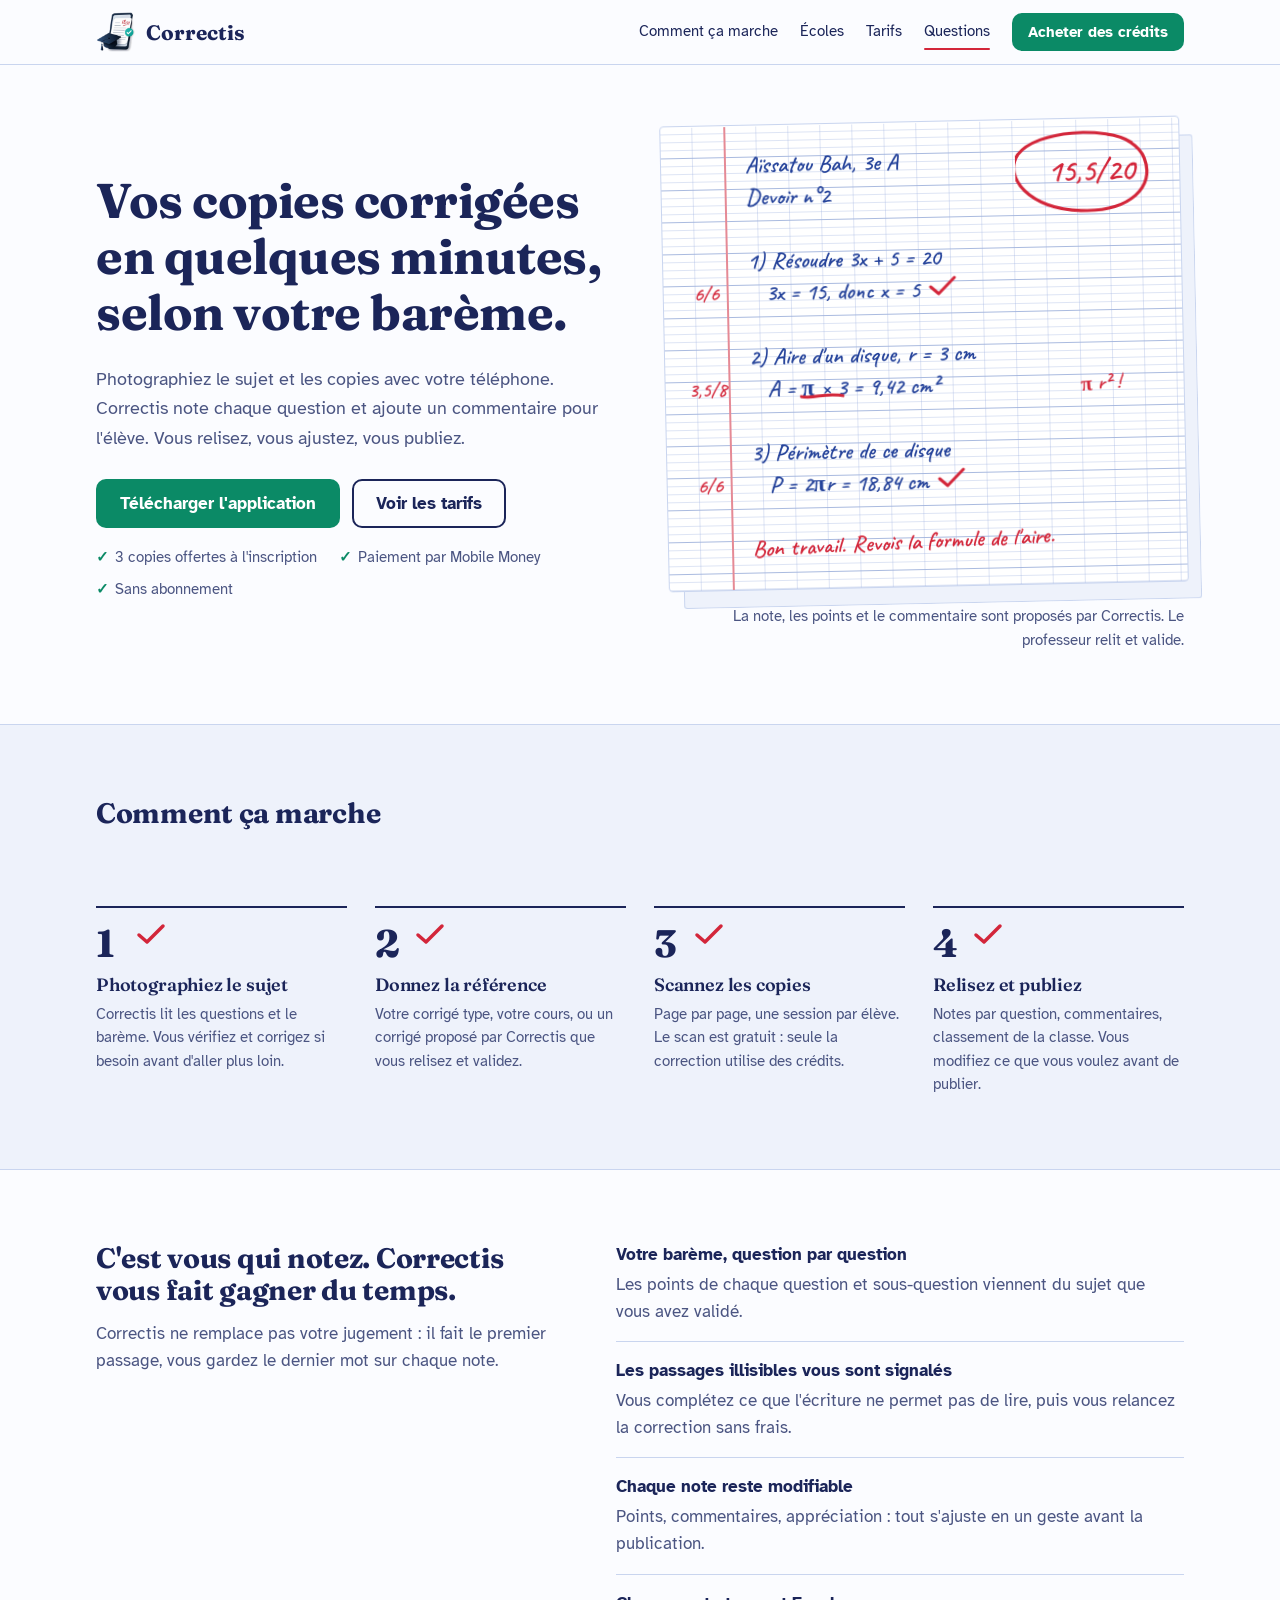
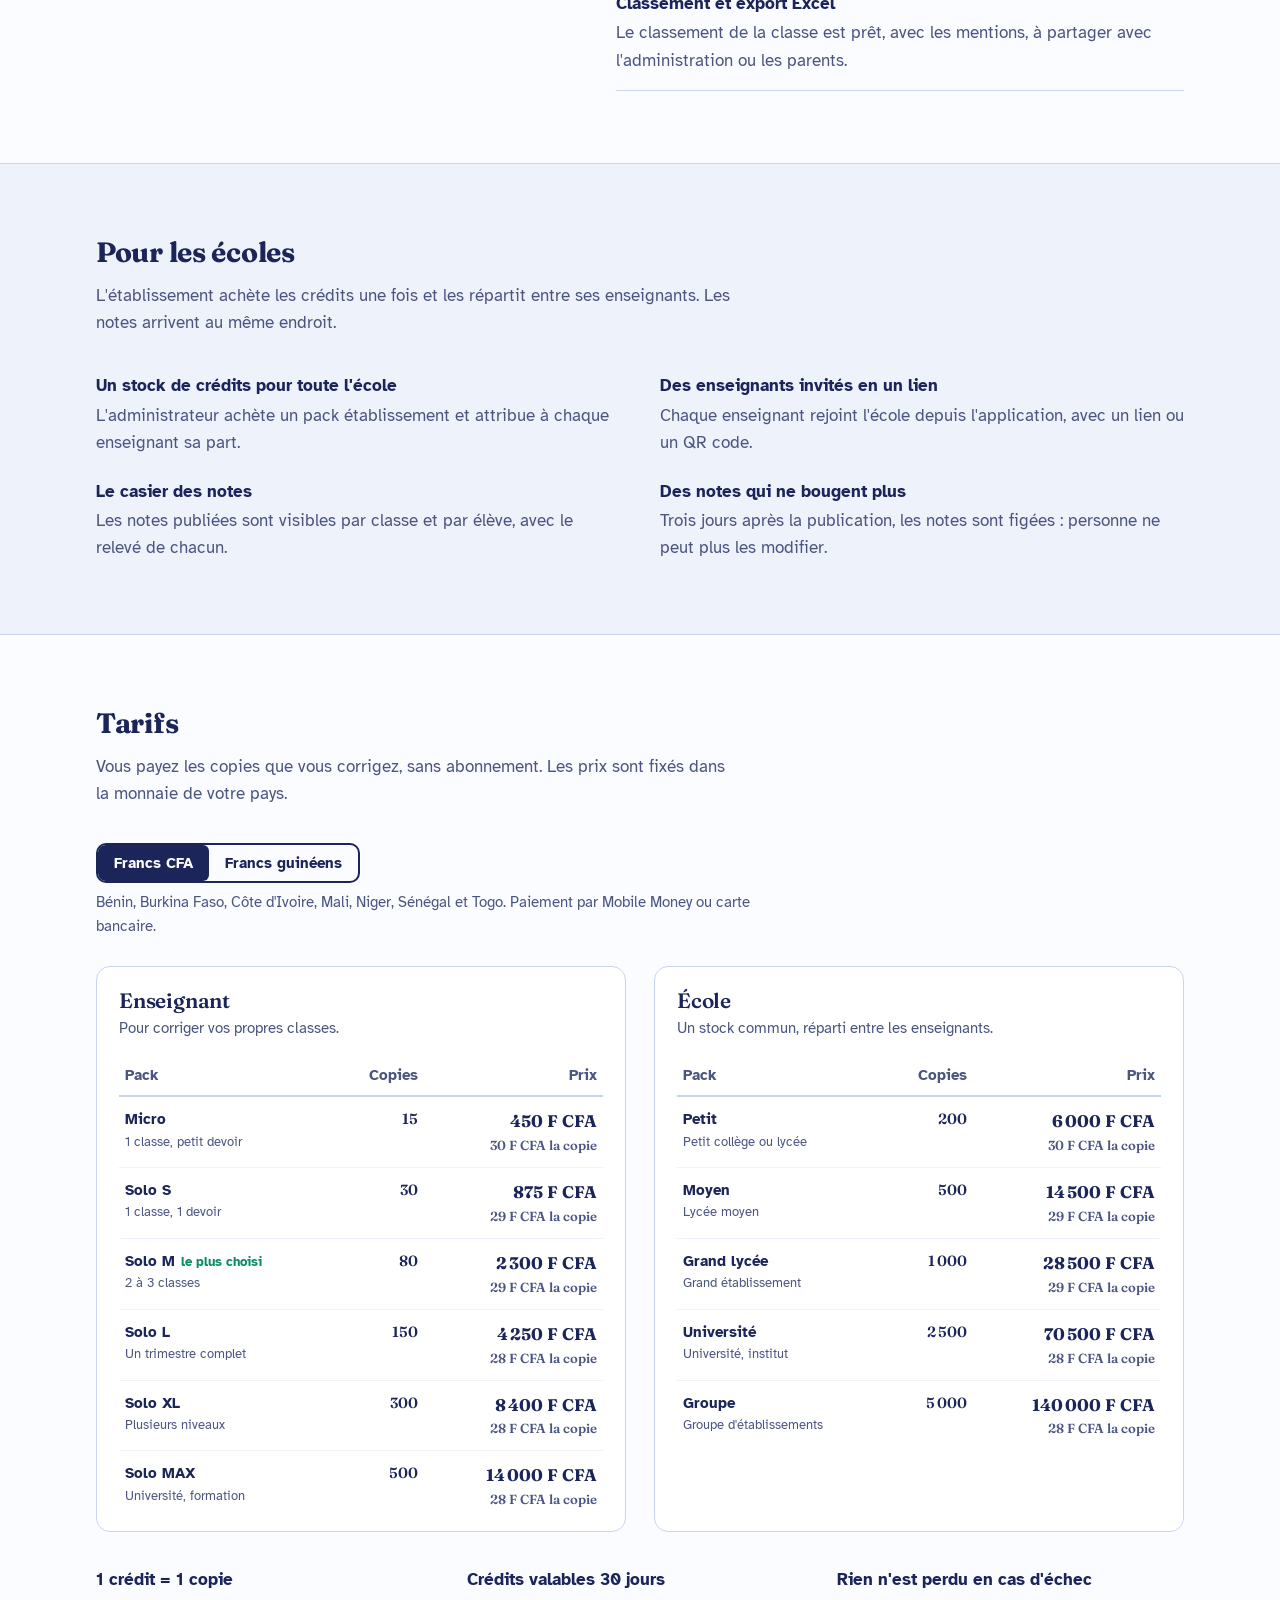
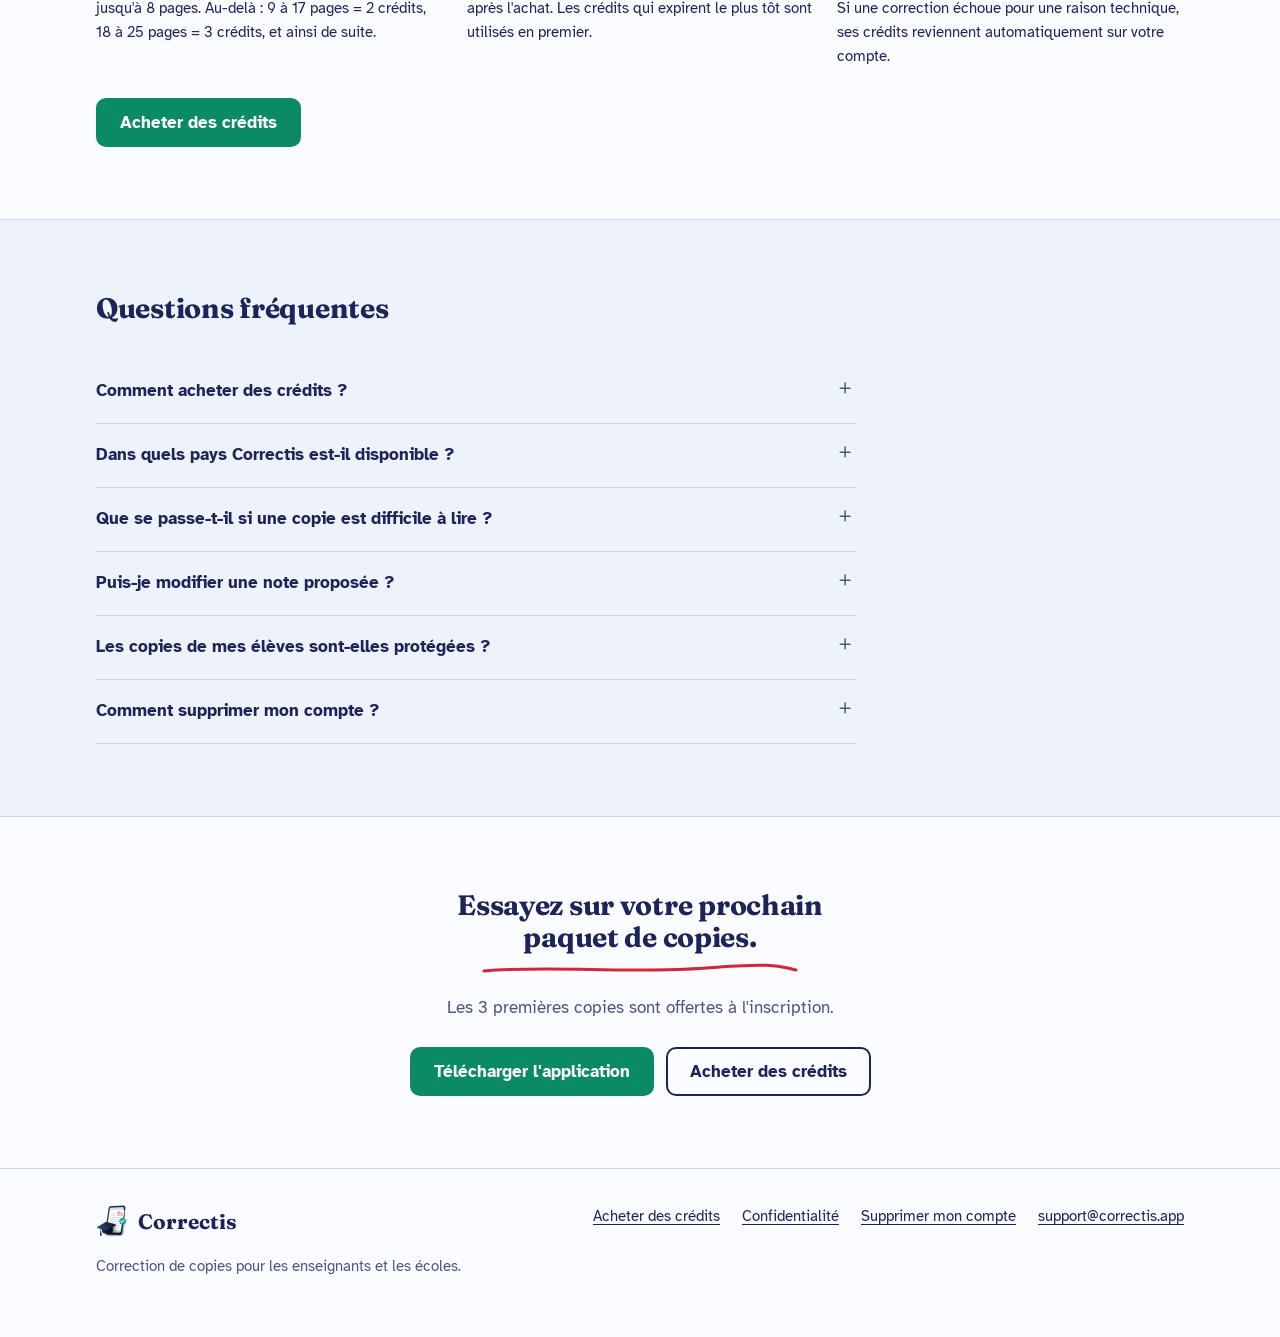
<file: infra/web/index.html>
<!doctype html>
<html lang="fr">
<head>
  <meta charset="utf-8">
  <meta name="viewport" content="width=device-width, initial-scale=1">
  <title>Correctis : vos copies corrigées en quelques minutes</title>
  <meta name="description" content="Correctis corrige les copies de vos élèves à partir de photos, selon votre barème. Pour les enseignants et les écoles du Bénin, du Burkina Faso, de Côte d'Ivoire, de Guinée, du Mali, du Niger, du Sénégal et du Togo.">
  <meta property="og:title" content="Correctis : vos copies corrigées en quelques minutes">
  <meta property="og:description" content="Photographiez le sujet et les copies. Correctis note chaque question selon votre barème. Vous relisez et publiez.">
  <meta property="og:type" content="website">
  <meta property="og:image" content="https://correctis.netlify.app/assets/logo-full.png">
  <link rel="icon" href="assets/favicon-48.png" type="image/png" sizes="48x48">
  <link rel="apple-touch-icon" href="assets/apple-touch-icon.png">
  <link rel="preload" href="assets/fonts/fraunces-latin-700-normal.woff2" as="font" type="font/woff2" crossorigin>
  <link rel="preload" href="assets/fonts/caveat-latin-600-normal.woff2" as="font" type="font/woff2" crossorigin>
  <script>document.documentElement.classList.add('js')</script>
  <link rel="stylesheet" href="assets/site.css">
  <link rel="stylesheet" href="assets/motion.css">
  <link rel="stylesheet" href="assets/home.css">
</head>
<body>
  <a class="skip" href="#contenu">Aller au contenu</a>

  <header class="site-head">
    <div class="wrap">
      <a class="logo" href="./"><img src="assets/logo-mark.png" alt="" width="40" height="40">Correctis</a>
      <button class="menu-btn" type="button" aria-expanded="false" aria-controls="nav">Menu</button>
      <nav class="nav" id="nav" aria-label="Navigation principale">
        <a href="#etapes">Comment ça marche</a>
        <a href="#ecoles">Écoles</a>
        <a href="#tarifs">Tarifs</a>
        <a href="#questions">Questions</a>
        <a class="btn btn-act btn-sm" href="credits/">Acheter des crédits</a>
      </nav>
    </div>
  </header>

  <main id="contenu">
    <!-- Héros -->
    <section class="hero">
      <div class="wrap">
        <div>
          <h1>Vos copies corrigées en quelques minutes, selon votre barème.</h1>
          <p class="lead">Photographiez le sujet et les copies avec votre téléphone. Correctis note chaque question et ajoute un commentaire pour l'élève. Vous relisez, vous ajustez, vous publiez.</p>
          <div class="hero-actions">
            <a class="btn btn-act" href="https://play.google.com/store/apps/details?id=com.correctis.app">Télécharger l'application</a>
            <a class="btn btn-line" href="#tarifs">Voir les tarifs</a>
          </div>
          <ul class="hero-facts">
            <li>3 copies offertes à l'inscription</li>
            <li>Paiement par Mobile Money</li>
            <li>Sans abonnement</li>
          </ul>
        </div>

        <figure class="copy-fig">
          <div class="copy-tilt">
          <div class="copy" role="img" aria-label="Exemple de copie corrigée : trois questions notées en rouge dans la marge, une remarque sur la formule de l'aire et la note de 15,5 sur 20 entourée.">
            <div class="head">
              <p>Aïssatou Bah, 3e A<br>Devoir n°2</p>
            </div>
            <div class="grade write d8">15,5/20
              <svg viewBox="0 0 140 90" preserveAspectRatio="none"><path class="draw d8" pathLength="1" d="M118 18 C 96 2, 30 4, 12 28 C -2 50, 22 82, 70 84 C 116 86, 140 62, 130 34 C 126 22, 112 12, 96 10"/></svg>
            </div>

            <div class="qa">
              <p class="q">1) Résoudre 3x + 5 = 20</p>
              <p class="a">3x = 15, donc x = 5<span class="tick"><svg viewBox="0 0 30 22"><path class="draw d1" pathLength="1" d="M3 12 L11 19 L27 3"/></svg></span></p>
              <span class="pts write d1">6/6</span>
            </div>

            <div class="qa">
              <p class="q">2) Aire d'un disque, r = 3 cm</p>
              <p class="a">A = <span class="under">π × 3<svg viewBox="0 0 100 10" preserveAspectRatio="none"><path class="draw d3" pathLength="1" d="M2 6 C 30 9, 60 2, 98 6"/></svg></span> = 9,42 cm²</p>
              <span class="pts write d4">3,5/8</span>
              <span class="remark write d4" style="top: calc(var(--line) * 1);">π r² !</span>
            </div>

            <div class="qa">
              <p class="q">3) Périmètre de ce disque</p>
              <p class="a">P = 2πr = 18,84 cm<span class="tick"><svg viewBox="0 0 30 22"><path class="draw d5" pathLength="1" d="M3 12 L11 19 L27 3"/></svg></span></p>
              <span class="pts write d5">6/6</span>
            </div>

            <p class="comment write d7">Bon travail. Revois la formule de l'aire.</p>
            <span class="scan" aria-hidden="true"></span>
          </div>
          </div>
          <figcaption>La note, les points et le commentaire sont proposés par Correctis. Le professeur relit et valide.</figcaption>
        </figure>
      </div>
    </section>

    <!-- Étapes -->
    <section id="etapes" class="band">
      <div class="wrap">
        <div class="section-intro">
          <h2 data-reveal>Comment ça marche</h2>
          <p class="muted" data-reveal>Tout se fait depuis l'application Android, en classe ou à la maison.</p>
        </div>
        <ol class="steps">
          <li>
            <h3>Photographiez le sujet</h3>
            <p>Correctis lit les questions et le barème. Vous vérifiez et corrigez si besoin avant d'aller plus loin.</p>
          </li>
          <li>
            <h3>Donnez la référence</h3>
            <p>Votre corrigé type, votre cours, ou un corrigé proposé par Correctis que vous relisez et validez.</p>
          </li>
          <li>
            <h3>Scannez les copies</h3>
            <p>Page par page, une session par élève. Le scan est gratuit : seule la correction utilise des crédits.</p>
          </li>
          <li>
            <h3>Relisez et publiez</h3>
            <p>Notes par question, commentaires, classement de la classe. Vous modifiez ce que vous voulez avant de publier.</p>
          </li>
        </ol>
      </div>
    </section>

    <!-- Contrôle du professeur -->
    <section>
      <div class="wrap split">
        <div>
          <h2 data-reveal>C'est vous qui notez. Correctis vous fait gagner du temps.</h2>
          <p class="muted" data-reveal>Correctis ne remplace pas votre jugement : il fait le premier passage, vous gardez le dernier mot sur chaque note.</p>
        </div>
        <ul class="points" data-stagger>
          <li><strong>Votre barème, question par question</strong><span>Les points de chaque question et sous-question viennent du sujet que vous avez validé.</span></li>
          <li><strong>Les passages illisibles vous sont signalés</strong><span>Vous complétez ce que l'écriture ne permet pas de lire, puis vous relancez la correction sans frais.</span></li>
          <li><strong>Chaque note reste modifiable</strong><span>Points, commentaires, appréciation : tout s'ajuste en un geste avant la publication.</span></li>
          <li><strong>Classement et export Excel</strong><span>Le classement de la classe est prêt, avec les mentions, à partager avec l'administration ou les parents.</span></li>
        </ul>
      </div>
    </section>

    <!-- Écoles -->
    <section id="ecoles" class="band">
      <div class="wrap">
        <div class="section-intro">
          <h2 data-reveal>Pour les écoles</h2>
          <p class="muted" data-reveal>L'établissement achète les crédits une fois et les répartit entre ses enseignants. Les notes arrivent au même endroit.</p>
        </div>
        <ul class="school-list" data-stagger>
          <li><strong>Un stock de crédits pour toute l'école</strong><span>L'administrateur achète un pack établissement et attribue à chaque enseignant sa part.</span></li>
          <li><strong>Des enseignants invités en un lien</strong><span>Chaque enseignant rejoint l'école depuis l'application, avec un lien ou un QR code.</span></li>
          <li><strong>Le casier des notes</strong><span>Les notes publiées sont visibles par classe et par élève, avec le relevé de chacun.</span></li>
          <li><strong>Des notes qui ne bougent plus</strong><span>Trois jours après la publication, les notes sont figées : personne ne peut plus les modifier.</span></li>
        </ul>
      </div>
    </section>

    <!-- Tarifs -->
    <section id="tarifs">
      <div class="wrap">
        <div class="section-intro">
          <h2 data-reveal>Tarifs</h2>
          <p class="muted" data-reveal>Vous payez les copies que vous corrigez, sans abonnement. Les prix sont fixés dans la monnaie de votre pays.</p>
        </div>

        <div class="currency" role="group" aria-label="Monnaie">
          <button type="button" data-cur="XOF" aria-pressed="true">Francs CFA</button>
          <button type="button" data-cur="GNF" aria-pressed="false">Francs guinéens</button>
        </div>
        <p class="currency-note" id="currency-note">Bénin, Burkina Faso, Côte d'Ivoire, Mali, Niger, Sénégal et Togo. Paiement par Mobile Money ou carte bancaire.</p>

        <div class="price-grid" data-stagger>
          <div class="price-block">
            <h3>Enseignant</h3>
            <p>Pour corriger vos propres classes.</p>
            <table class="prices" id="prices-solo">
              <thead><tr><th>Pack</th><th class="num">Copies</th><th class="num">Prix</th></tr></thead>
              <tbody></tbody>
            </table>
          </div>
          <div class="price-block">
            <h3>École</h3>
            <p>Un stock commun, réparti entre les enseignants.</p>
            <table class="prices" id="prices-school">
              <thead><tr><th>Pack</th><th class="num">Copies</th><th class="num">Prix</th></tr></thead>
              <tbody></tbody>
            </table>
          </div>
        </div>

        <div class="rules" data-stagger>
          <p><strong>1 crédit = 1 copie</strong>jusqu'à 8 pages. Au-delà : 9 à 17 pages = 2 crédits, 18 à 25 pages = 3 crédits, et ainsi de suite.</p>
          <p><strong>Crédits valables 30 jours</strong>après l'achat. Les crédits qui expirent le plus tôt sont utilisés en premier.</p>
          <p><strong>Rien n'est perdu en cas d'échec</strong>Si une correction échoue pour une raison technique, ses crédits reviennent automatiquement sur votre compte.</p>
        </div>
        <a class="btn btn-act" href="credits/">Acheter des crédits</a>
      </div>
    </section>

    <!-- Questions -->
    <section id="questions" class="band">
      <div class="wrap">
        <div class="section-intro"><h2 data-reveal>Questions fréquentes</h2></div>
        <div class="faq" data-stagger>
          <details>
            <summary>Comment acheter des crédits ?</summary>
            <p>Sur la page <a href="credits/">Acheter des crédits</a>, connectez-vous avec le même compte que dans l'application, choisissez un pack et payez par Orange Money, MTN, Moov, Wave ou Airtel selon votre pays, ou par carte bancaire en francs CFA. Les crédits apparaissent dans l'application dès que le paiement est confirmé.</p>
          </details>
          <details>
            <summary>Dans quels pays Correctis est-il disponible ?</summary>
            <p>Bénin, Burkina Faso, Côte d'Ivoire, Guinée, Mali, Niger, Sénégal et Togo. Les prix sont en francs CFA, sauf en Guinée où ils sont en francs guinéens.</p>
          </details>
          <details>
            <summary>Que se passe-t-il si une copie est difficile à lire ?</summary>
            <p>Correctis vous montre les passages qu'il n'a pas pu lire. Vous les complétez, puis vous relancez la correction de cette copie sans payer de nouveau.</p>
          </details>
          <details>
            <summary>Puis-je modifier une note proposée ?</summary>
            <p>Oui, chaque point et chaque commentaire se modifient avant la publication. Pour les écoles, les notes publiées au casier restent modifiables pendant trois jours, puis elles sont figées.</p>
          </details>
          <details>
            <summary>Les copies de mes élèves sont-elles protégées ?</summary>
            <p>Les photos des copies sont stockées dans un espace privé : seul l'enseignant qui les a envoyées peut les voir, avec des liens qui expirent au bout d'une heure. Le détail est dans notre <a href="confidentialite.html">politique de confidentialité</a>.</p>
          </details>
          <details>
            <summary>Comment supprimer mon compte ?</summary>
            <p>Dans l'application, ouvrez Profil puis Supprimer mon compte. Vous pouvez aussi suivre <a href="supprimer-compte.html">la procédure sans l'application</a>.</p>
          </details>
        </div>
      </div>
    </section>

    <!-- Appel final -->
    <section class="final">
      <div class="wrap">
        <h2 data-reveal>Essayez sur votre prochain paquet de copies.</h2>
        <svg class="pen-line" viewBox="0 0 320 14" preserveAspectRatio="none" aria-hidden="true"><path pathLength="1" d="M4 9 C 70 3, 150 12, 226 6 S 300 5, 316 8"/></svg>
        <p class="muted">Les 3 premières copies sont offertes à l'inscription.</p>
        <div class="hero-actions">
          <a class="btn btn-act" href="https://play.google.com/store/apps/details?id=com.correctis.app">Télécharger l'application</a>
          <a class="btn btn-line" href="credits/">Acheter des crédits</a>
        </div>
      </div>
    </section>
  </main>

  <footer class="site-foot">
    <div class="wrap">
      <div>
        <a class="logo" href="./"><img src="assets/logo-mark.png" alt="" width="32" height="32">Correctis</a>
        <p class="muted" style="margin-top:10px">Correction de copies pour les enseignants et les écoles.</p>
      </div>
      <nav aria-label="Liens du site">
        <a href="credits/">Acheter des crédits</a>
        <a href="confidentialite.html">Confidentialité</a>
        <a href="supprimer-compte.html">Supprimer mon compte</a>
        <a href="mailto:support@correctis.app">support@correctis.app</a>
      </nav>
    </div>
  </footer>

  <script src="assets/site.js"></script>
  <script src="assets/motion.js"></script>
</body>
</html>
</file>
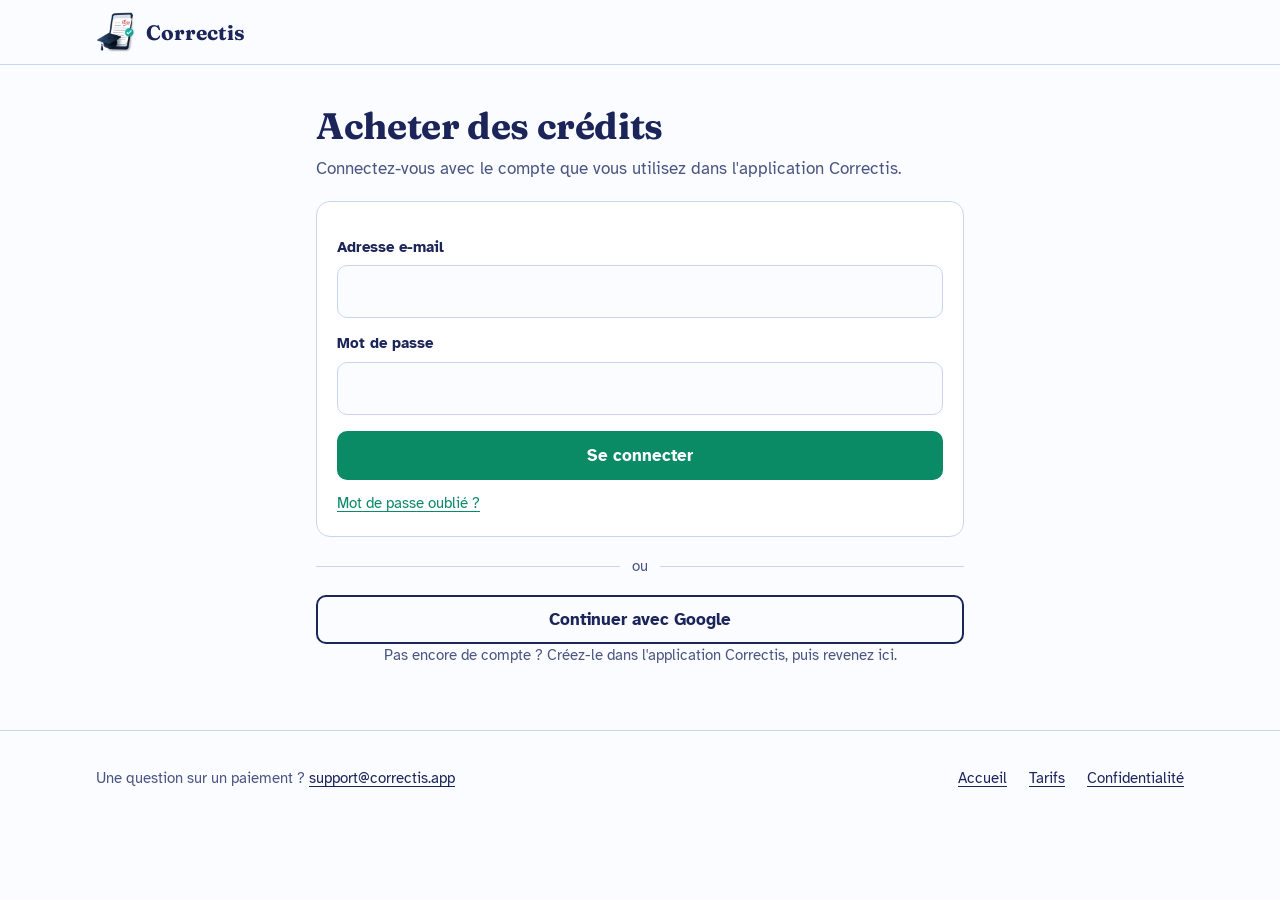
<file: infra/web/credits/index.html>
<!doctype html>
<html lang="fr">
<head>
  <meta charset="utf-8">
  <meta name="viewport" content="width=device-width, initial-scale=1">
  <title>Acheter des crédits | Correctis</title>
  <meta name="description" content="Achetez des crédits de correction Correctis par Mobile Money ou carte bancaire.">
  <meta name="robots" content="noindex">
  <link rel="icon" href="../assets/favicon-48.png" type="image/png" sizes="48x48">
  <link rel="apple-touch-icon" href="../assets/apple-touch-icon.png">
  <script>document.documentElement.classList.add('js')</script>
  <link rel="stylesheet" href="../assets/site.css">
  <link rel="stylesheet" href="../assets/motion.css">
  <link rel="stylesheet" href="styles.css">
</head>
<body>
  <header class="site-head">
    <div class="wrap">
      <a class="logo" href="../"><img src="../assets/logo-mark.png" alt="" width="40" height="40">Correctis</a>
      <div id="account" class="account" hidden>
        <span id="account-email"></span>
        <button id="logout" class="link" type="button">Se déconnecter</button>
      </div>
    </div>
  </header>

  <main class="shop">
    <!-- Chargement -->
    <section id="view-loading" class="view">
      <div class="spinner" aria-label="Chargement"></div>
    </section>

    <!-- Connexion -->
    <section id="view-login" class="view" hidden>
      <h1>Acheter des crédits</h1>
      <p class="muted">Connectez-vous avec le compte que vous utilisez dans l'application Correctis.</p>
      <form id="login-form" class="card" novalidate>
        <label for="login-email">Adresse e-mail</label>
        <input id="login-email" type="email" autocomplete="email" required>
        <label for="login-password">Mot de passe</label>
        <input id="login-password" type="password" autocomplete="current-password" required>
        <p id="login-error" class="error" hidden></p>
        <button id="login-submit" class="btn primary" type="submit">Se connecter</button>
        <button id="login-forgot" class="link small" type="button">Mot de passe oublié ?</button>
      </form>
      <div class="or"><span>ou</span></div>
      <button id="login-google" class="btn outline" type="button">Continuer avec Google</button>
      <p class="muted small center">Pas encore de compte ? Créez-le dans l'application Correctis, puis revenez ici.</p>
    </section>

    <!-- Boutique -->
    <section id="view-shop" class="view" hidden>
      <h1>Acheter des crédits</h1>
      <p class="muted">1 crédit = 1 copie corrigée jusqu'à 8 pages. Les crédits sont ajoutés à votre compte dès que le paiement est confirmé.</p>

      <div id="no-target" class="card notice" hidden>
        Créez d'abord votre école dans l'application Correctis : les packs établissement seront ensuite disponibles ici.
      </div>

      <!-- 1. Pays -->
      <div class="card step" id="step-country">
        <div class="step-title"><span class="num">1</span> Pays de facturation</div>
        <div id="country-fixed" hidden>
          <p class="country-line"><strong id="country-name"></strong> · prix en <span id="country-currency"></span></p>
          <button id="country-change" class="link small" type="button" hidden>Changer de pays</button>
          <p id="country-locked" class="muted small" hidden>Le pays ne peut plus être changé après un premier paiement.</p>
        </div>
        <div id="country-pick" hidden>
          <p class="muted small">Il fixe la devise de votre compte (FCFA ou franc guinéen). Vous pourrez le changer jusqu'à votre premier paiement.</p>
          <select id="country-select" aria-label="Pays"></select>
          <button id="country-save" class="btn primary" type="button">Valider le pays</button>
        </div>
      </div>

      <!-- 2. Pack -->
      <div class="card step" id="step-pack" hidden>
        <div class="step-title"><span class="num">2</span> Choisissez un pack</div>
        <div id="target-switch" class="segmented" role="tablist" hidden>
          <button type="button" data-target="user" role="tab">Pour moi</button>
          <button type="button" data-target="establishment" role="tab">Pour mon école</button>
        </div>
        <div id="school-pick" hidden>
          <label for="school-select">École</label>
          <select id="school-select"></select>
        </div>
        <div id="packs" class="packs"></div>
      </div>

      <!-- 3. Paiement -->
      <div class="card step" id="step-pay" hidden>
        <div class="step-title"><span class="num">3</span> Paiement</div>
        <div id="methods" class="methods" role="radiogroup" aria-label="Moyen de paiement"></div>
        <p id="card-note" class="muted small" hidden>Le paiement par carte bancaire arrive bientôt : utilisez Mobile Money.</p>
        <label for="phone" id="phone-label">Numéro de téléphone du compte de paiement</label>
        <div class="phone">
          <span id="phone-prefix">+224</span>
          <input id="phone" type="tel" inputmode="numeric" autocomplete="tel-national" placeholder="Numéro">
        </div>
        <p id="phone-hint" class="muted small">Vous recevrez la demande de confirmation sur ce numéro.</p>
        <p id="pay-error" class="error" hidden></p>
        <button id="pay" class="btn primary big" type="button" disabled>Payer</button>
        <p class="muted small center">Paiement sécurisé par CinetPay. Vous serez redirigé vers leur page de paiement.</p>
      </div>
    </section>

    <!-- Retour de CinetPay -->
    <section id="view-return" class="view" hidden>
      <div class="card result">
        <div id="result-icon" class="result-icon pending"></div>
        <h1 id="result-title">Vérification du paiement…</h1>
        <p id="result-text" class="muted">Nous attendons la confirmation de CinetPay. Cela prend en général moins d'une minute.</p>
        <div id="result-actions" class="actions"></div>
      </div>
    </section>
  </main>

  <footer class="site-foot">
    <div class="wrap">
      <p class="muted">Une question sur un paiement ? <a id="support-link" href="mailto:support@correctis.app">support@correctis.app</a></p>
      <nav aria-label="Liens du site">
        <a href="../">Accueil</a>
        <a href="../#tarifs">Tarifs</a>
        <a href="../confidentialite.html">Confidentialité</a>
      </nav>
    </div>
  </footer>

  <script src="vendor/supabase-2.117.0.js"></script>
  <script src="config.js"></script>
  <script src="app.js"></script>
  <script src="../assets/motion.js"></script>
</body>
</html>
</file>
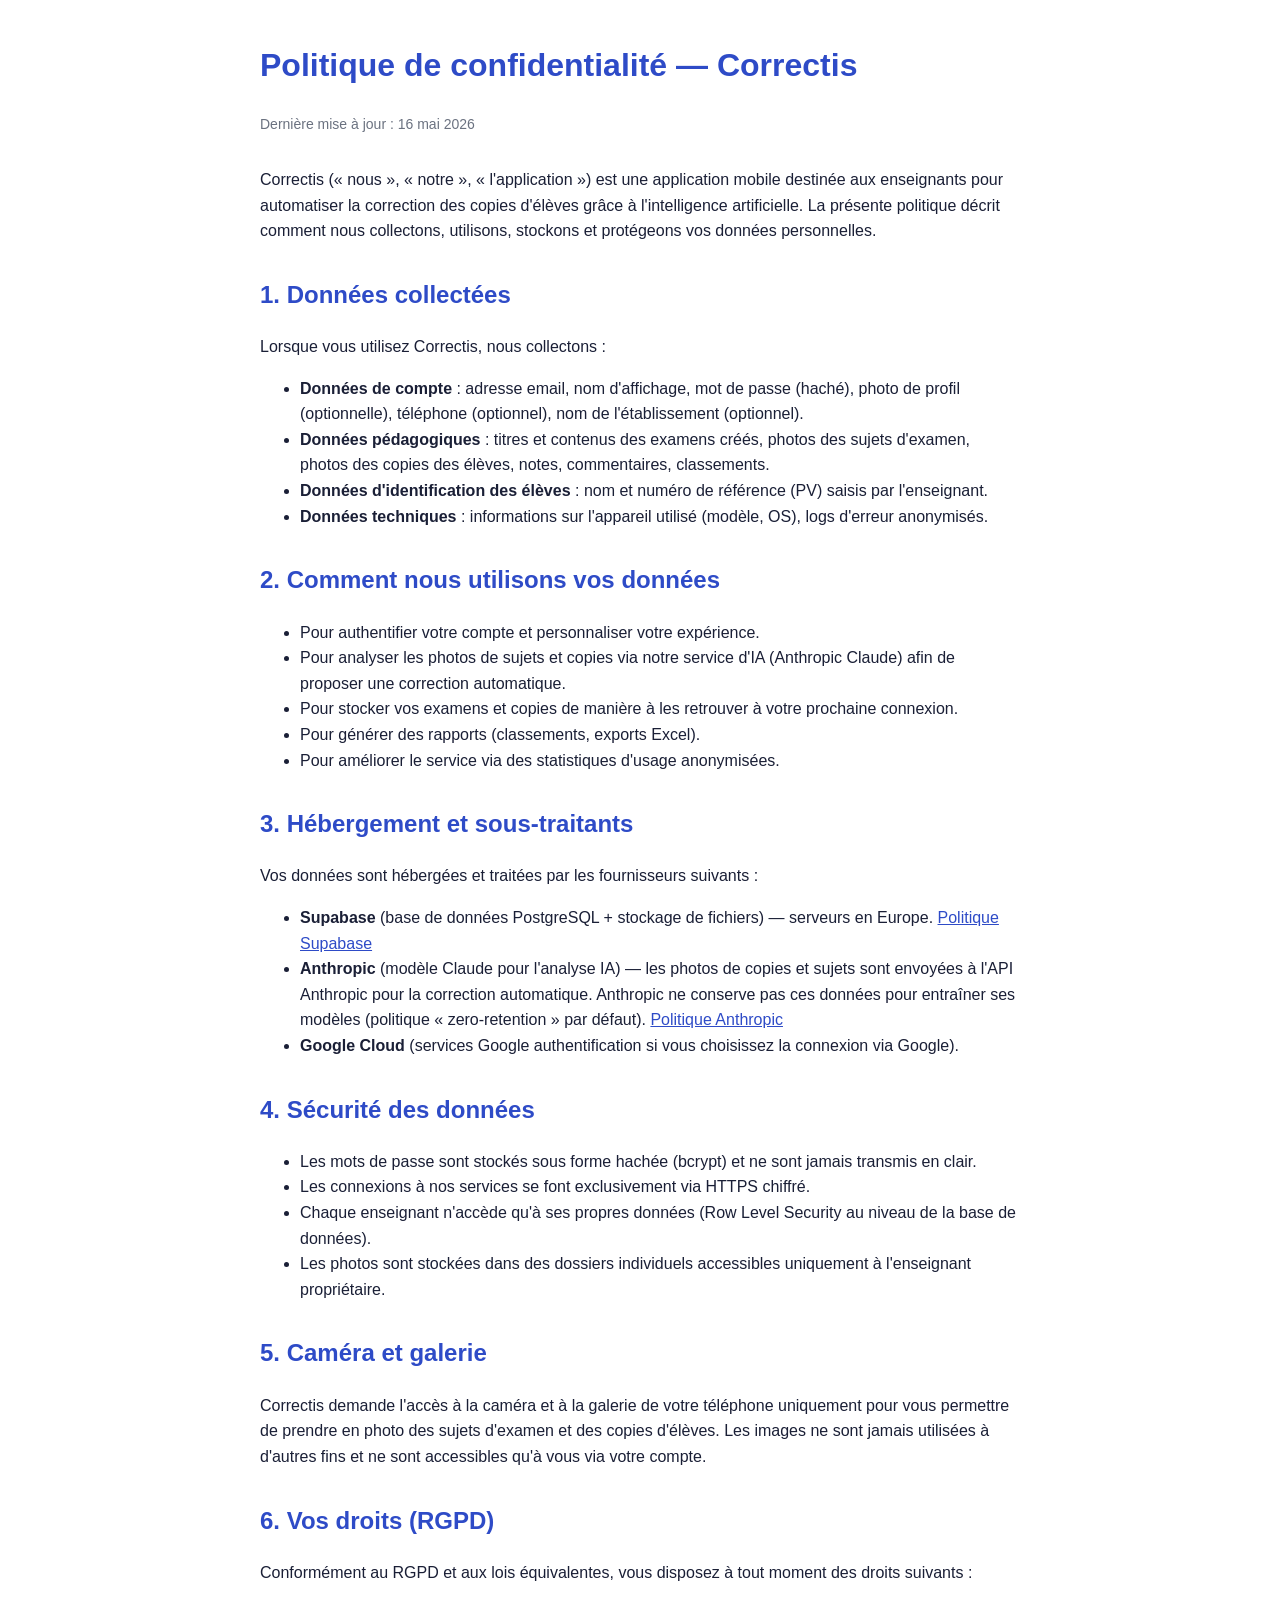
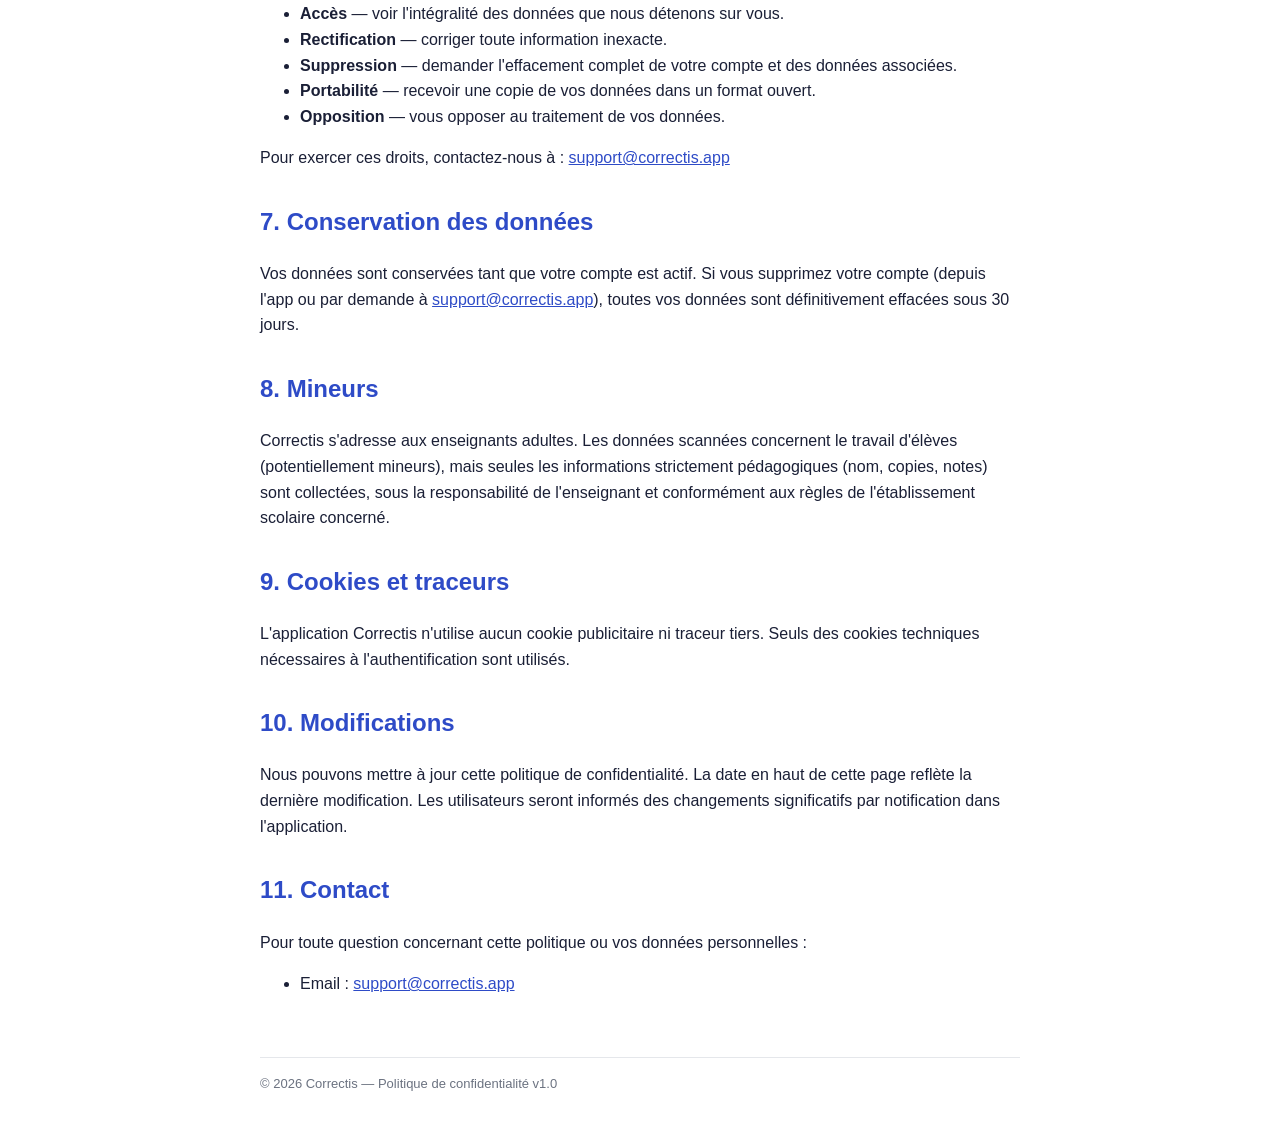
<file: docs/privacy.html>
<!DOCTYPE html>
<html lang="fr">
<head>
<meta charset="UTF-8">
<meta name="viewport" content="width=device-width, initial-scale=1.0">
<title>Politique de confidentialité — Correctis</title>
<style>
  body {
    font-family: -apple-system, BlinkMacSystemFont, 'Segoe UI', Roboto, sans-serif;
    max-width: 760px;
    margin: 40px auto;
    padding: 0 20px;
    color: #1a1f36;
    line-height: 1.6;
  }
  h1 { color: #2E4BC7; }
  h2 { color: #2E4BC7; margin-top: 32px; }
  a { color: #2E4BC7; }
  .meta { color: #6b7280; font-size: 14px; margin-bottom: 32px; }
  footer { margin-top: 60px; color: #6b7280; font-size: 13px; border-top: 1px solid #e5e7eb; padding-top: 16px; }
</style>
</head>
<body>

<h1>Politique de confidentialité — Correctis</h1>
<p class="meta">Dernière mise à jour : 16 mai 2026</p>

<p>
Correctis (« nous », « notre », « l'application ») est une application mobile
destinée aux enseignants pour automatiser la correction des copies d'élèves
grâce à l'intelligence artificielle. La présente politique décrit comment
nous collectons, utilisons, stockons et protégeons vos données personnelles.
</p>

<h2>1. Données collectées</h2>
<p>Lorsque vous utilisez Correctis, nous collectons :</p>
<ul>
  <li><strong>Données de compte</strong> : adresse email, nom d'affichage, mot de passe (haché), photo de profil (optionnelle), téléphone (optionnel), nom de l'établissement (optionnel).</li>
  <li><strong>Données pédagogiques</strong> : titres et contenus des examens créés, photos des sujets d'examen, photos des copies des élèves, notes, commentaires, classements.</li>
  <li><strong>Données d'identification des élèves</strong> : nom et numéro de référence (PV) saisis par l'enseignant.</li>
  <li><strong>Données techniques</strong> : informations sur l'appareil utilisé (modèle, OS), logs d'erreur anonymisés.</li>
</ul>

<h2>2. Comment nous utilisons vos données</h2>
<ul>
  <li>Pour authentifier votre compte et personnaliser votre expérience.</li>
  <li>Pour analyser les photos de sujets et copies via notre service d'IA (Anthropic Claude) afin de proposer une correction automatique.</li>
  <li>Pour stocker vos examens et copies de manière à les retrouver à votre prochaine connexion.</li>
  <li>Pour générer des rapports (classements, exports Excel).</li>
  <li>Pour améliorer le service via des statistiques d'usage anonymisées.</li>
</ul>

<h2>3. Hébergement et sous-traitants</h2>
<p>Vos données sont hébergées et traitées par les fournisseurs suivants :</p>
<ul>
  <li><strong>Supabase</strong> (base de données PostgreSQL + stockage de fichiers) — serveurs en Europe. <a href="https://supabase.com/privacy" target="_blank">Politique Supabase</a></li>
  <li><strong>Anthropic</strong> (modèle Claude pour l'analyse IA) — les photos de copies et sujets sont envoyées à l'API Anthropic pour la correction automatique. Anthropic ne conserve pas ces données pour entraîner ses modèles (politique « zero-retention » par défaut). <a href="https://www.anthropic.com/legal/privacy" target="_blank">Politique Anthropic</a></li>
  <li><strong>Google Cloud</strong> (services Google authentification si vous choisissez la connexion via Google).</li>
</ul>

<h2>4. Sécurité des données</h2>
<ul>
  <li>Les mots de passe sont stockés sous forme hachée (bcrypt) et ne sont jamais transmis en clair.</li>
  <li>Les connexions à nos services se font exclusivement via HTTPS chiffré.</li>
  <li>Chaque enseignant n'accède qu'à ses propres données (Row Level Security au niveau de la base de données).</li>
  <li>Les photos sont stockées dans des dossiers individuels accessibles uniquement à l'enseignant propriétaire.</li>
</ul>

<h2>5. Caméra et galerie</h2>
<p>
Correctis demande l'accès à la caméra et à la galerie de votre téléphone
uniquement pour vous permettre de prendre en photo des sujets d'examen et des
copies d'élèves. Les images ne sont jamais utilisées à d'autres fins et ne
sont accessibles qu'à vous via votre compte.
</p>

<h2>6. Vos droits (RGPD)</h2>
<p>Conformément au RGPD et aux lois équivalentes, vous disposez à tout moment des droits suivants :</p>
<ul>
  <li><strong>Accès</strong> — voir l'intégralité des données que nous détenons sur vous.</li>
  <li><strong>Rectification</strong> — corriger toute information inexacte.</li>
  <li><strong>Suppression</strong> — demander l'effacement complet de votre compte et des données associées.</li>
  <li><strong>Portabilité</strong> — recevoir une copie de vos données dans un format ouvert.</li>
  <li><strong>Opposition</strong> — vous opposer au traitement de vos données.</li>
</ul>
<p>Pour exercer ces droits, contactez-nous à : <a href="mailto:support@correctis.app">support@correctis.app</a></p>

<h2>7. Conservation des données</h2>
<p>
Vos données sont conservées tant que votre compte est actif. Si vous supprimez
votre compte (depuis l'app ou par demande à <a href="mailto:support@correctis.app">support@correctis.app</a>),
toutes vos données sont définitivement effacées sous 30 jours.
</p>

<h2>8. Mineurs</h2>
<p>
Correctis s'adresse aux enseignants adultes. Les données scannées concernent
le travail d'élèves (potentiellement mineurs), mais seules les informations
strictement pédagogiques (nom, copies, notes) sont collectées, sous la
responsabilité de l'enseignant et conformément aux règles de l'établissement
scolaire concerné.
</p>

<h2>9. Cookies et traceurs</h2>
<p>
L'application Correctis n'utilise aucun cookie publicitaire ni traceur tiers.
Seuls des cookies techniques nécessaires à l'authentification sont utilisés.
</p>

<h2>10. Modifications</h2>
<p>
Nous pouvons mettre à jour cette politique de confidentialité. La date en
haut de cette page reflète la dernière modification. Les utilisateurs seront
informés des changements significatifs par notification dans l'application.
</p>

<h2>11. Contact</h2>
<p>Pour toute question concernant cette politique ou vos données personnelles :</p>
<ul>
  <li>Email : <a href="mailto:support@correctis.app">support@correctis.app</a></li>
</ul>

<footer>
© 2026 Correctis — Politique de confidentialité v1.0
</footer>

</body>
</html>
</file>
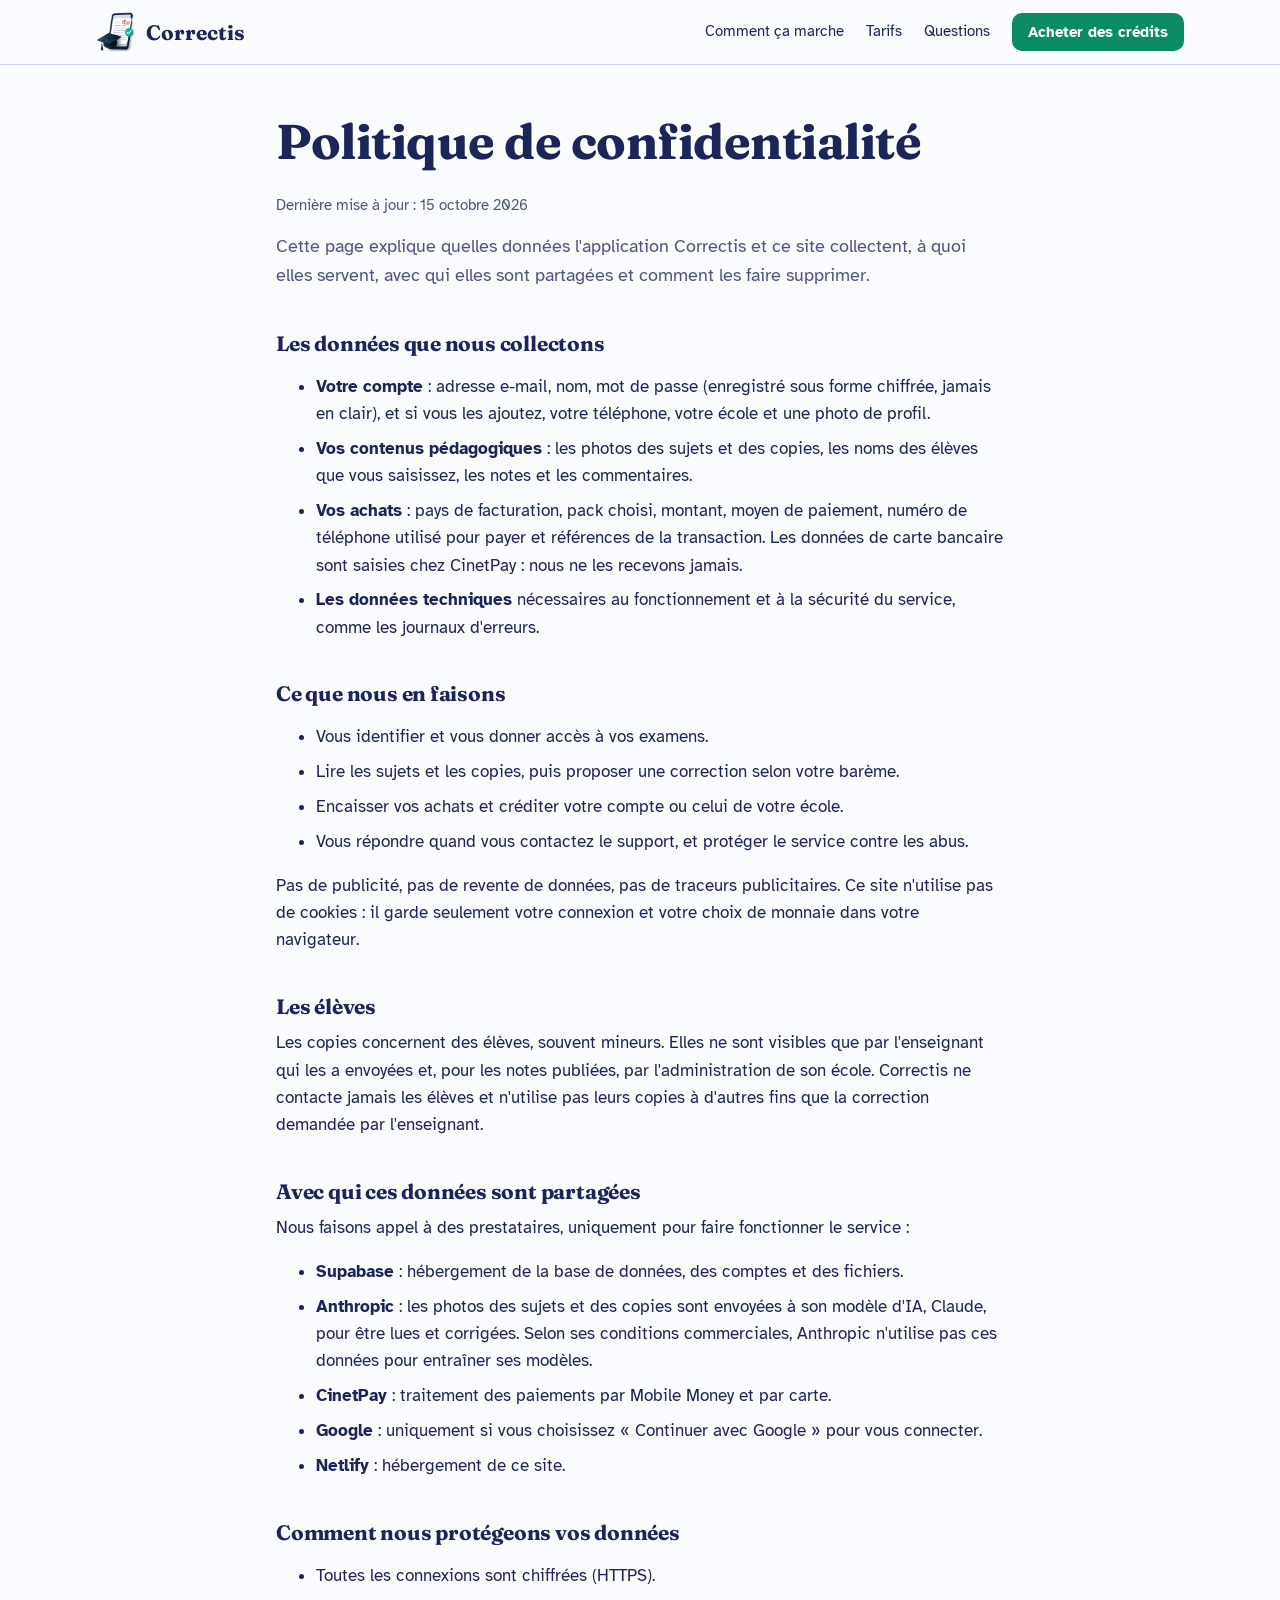
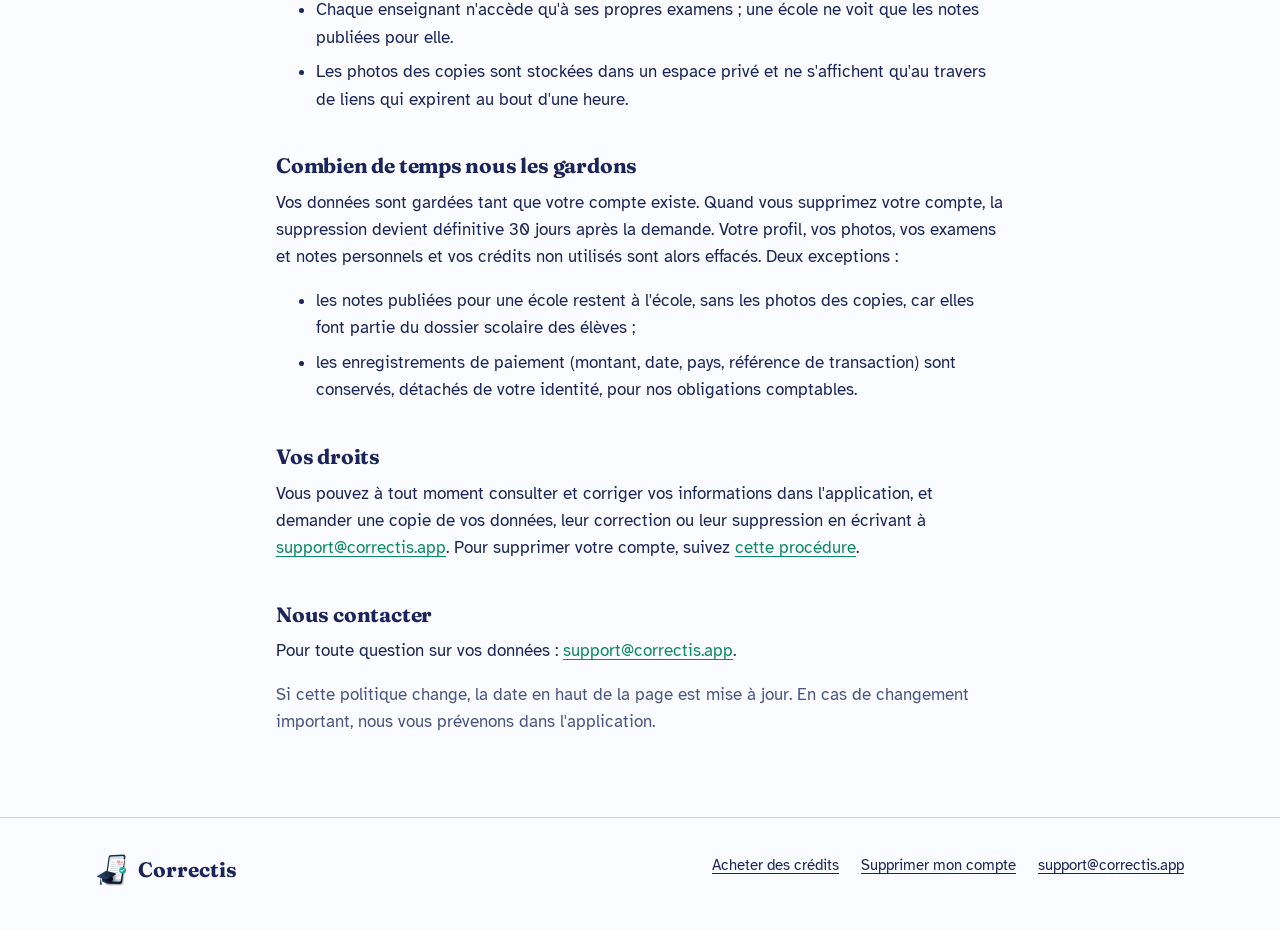
<file: infra/web/confidentialite.html>
<!doctype html>
<html lang="fr">
<head>
  <meta charset="utf-8">
  <meta name="viewport" content="width=device-width, initial-scale=1">
  <title>Politique de confidentialité | Correctis</title>
  <meta name="description" content="Quelles données Correctis collecte, pourquoi, avec qui elles sont partagées et comment les supprimer.">
  <link rel="icon" href="assets/favicon-48.png" type="image/png" sizes="48x48">
  <link rel="apple-touch-icon" href="assets/apple-touch-icon.png">
  <script>document.documentElement.classList.add('js')</script>
  <link rel="stylesheet" href="assets/site.css">
  <link rel="stylesheet" href="assets/motion.css">
</head>
<body>
  <a class="skip" href="#contenu">Aller au contenu</a>
  <header class="site-head">
    <div class="wrap">
      <a class="logo" href="./"><img src="assets/logo-mark.png" alt="" width="40" height="40">Correctis</a>
      <button class="menu-btn" type="button" aria-expanded="false" aria-controls="nav">Menu</button>
      <nav class="nav" id="nav" aria-label="Navigation principale">
        <a href="./#etapes">Comment ça marche</a>
        <a href="./#tarifs">Tarifs</a>
        <a href="./#questions">Questions</a>
        <a class="btn btn-act btn-sm" href="credits/">Acheter des crédits</a>
      </nav>
    </div>
  </header>

  <main id="contenu" class="doc">
    <div class="wrap">
      <h1>Politique de confidentialité</h1>
      <p class="updated">Dernière mise à jour : 15 octobre 2026</p>
      <p class="lead">Cette page explique quelles données l'application Correctis et ce site collectent, à quoi elles servent, avec qui elles sont partagées et comment les faire supprimer.</p>

      <h2>Les données que nous collectons</h2>
      <ul>
        <li><strong>Votre compte</strong> : adresse e-mail, nom, mot de passe (enregistré sous forme chiffrée, jamais en clair), et si vous les ajoutez, votre téléphone, votre école et une photo de profil.</li>
        <li><strong>Vos contenus pédagogiques</strong> : les photos des sujets et des copies, les noms des élèves que vous saisissez, les notes et les commentaires.</li>
        <li><strong>Vos achats</strong> : pays de facturation, pack choisi, montant, moyen de paiement, numéro de téléphone utilisé pour payer et références de la transaction. Les données de carte bancaire sont saisies chez CinetPay : nous ne les recevons jamais.</li>
        <li><strong>Les données techniques</strong> nécessaires au fonctionnement et à la sécurité du service, comme les journaux d'erreurs.</li>
      </ul>

      <h2>Ce que nous en faisons</h2>
      <ul>
        <li>Vous identifier et vous donner accès à vos examens.</li>
        <li>Lire les sujets et les copies, puis proposer une correction selon votre barème.</li>
        <li>Encaisser vos achats et créditer votre compte ou celui de votre école.</li>
        <li>Vous répondre quand vous contactez le support, et protéger le service contre les abus.</li>
      </ul>
      <p>Pas de publicité, pas de revente de données, pas de traceurs publicitaires. Ce site n'utilise pas de cookies : il garde seulement votre connexion et votre choix de monnaie dans votre navigateur.</p>

      <h2>Les élèves</h2>
      <p>Les copies concernent des élèves, souvent mineurs. Elles ne sont visibles que par l'enseignant qui les a envoyées et, pour les notes publiées, par l'administration de son école. Correctis ne contacte jamais les élèves et n'utilise pas leurs copies à d'autres fins que la correction demandée par l'enseignant.</p>

      <h2>Avec qui ces données sont partagées</h2>
      <p>Nous faisons appel à des prestataires, uniquement pour faire fonctionner le service :</p>
      <ul>
        <li><strong>Supabase</strong> : hébergement de la base de données, des comptes et des fichiers.</li>
        <li><strong>Anthropic</strong> : les photos des sujets et des copies sont envoyées à son modèle d'IA, Claude, pour être lues et corrigées. Selon ses conditions commerciales, Anthropic n'utilise pas ces données pour entraîner ses modèles.</li>
        <li><strong>CinetPay</strong> : traitement des paiements par Mobile Money et par carte.</li>
        <li><strong>Google</strong> : uniquement si vous choisissez « Continuer avec Google » pour vous connecter.</li>
        <li><strong>Netlify</strong> : hébergement de ce site.</li>
      </ul>

      <h2>Comment nous protégeons vos données</h2>
      <ul>
        <li>Toutes les connexions sont chiffrées (HTTPS).</li>
        <li>Chaque enseignant n'accède qu'à ses propres examens ; une école ne voit que les notes publiées pour elle.</li>
        <li>Les photos des copies sont stockées dans un espace privé et ne s'affichent qu'au travers de liens qui expirent au bout d'une heure.</li>
      </ul>

      <h2>Combien de temps nous les gardons</h2>
      <p>Vos données sont gardées tant que votre compte existe. Quand vous supprimez votre compte, la suppression devient définitive 30 jours après la demande. Votre profil, vos photos, vos examens et notes personnels et vos crédits non utilisés sont alors effacés. Deux exceptions :</p>
      <ul>
        <li>les notes publiées pour une école restent à l'école, sans les photos des copies, car elles font partie du dossier scolaire des élèves ;</li>
        <li>les enregistrements de paiement (montant, date, pays, référence de transaction) sont conservés, détachés de votre identité, pour nos obligations comptables.</li>
      </ul>

      <h2>Vos droits</h2>
      <p>Vous pouvez à tout moment consulter et corriger vos informations dans l'application, et demander une copie de vos données, leur correction ou leur suppression en écrivant à <a href="mailto:support@correctis.app">support@correctis.app</a>. Pour supprimer votre compte, suivez <a href="supprimer-compte.html">cette procédure</a>.</p>

      <h2>Nous contacter</h2>
      <p>Pour toute question sur vos données : <a href="mailto:support@correctis.app">support@correctis.app</a>.</p>
      <p class="muted">Si cette politique change, la date en haut de la page est mise à jour. En cas de changement important, nous vous prévenons dans l'application.</p>
    </div>
  </main>

  <footer class="site-foot">
    <div class="wrap">
      <a class="logo" href="./"><img src="assets/logo-mark.png" alt="" width="32" height="32">Correctis</a>
      <nav aria-label="Liens du site">
        <a href="credits/">Acheter des crédits</a>
        <a href="supprimer-compte.html">Supprimer mon compte</a>
        <a href="mailto:support@correctis.app">support@correctis.app</a>
      </nav>
    </div>
  </footer>
  <script src="assets/site.js"></script>
  <script src="assets/motion.js"></script>
</body>
</html>
</file>
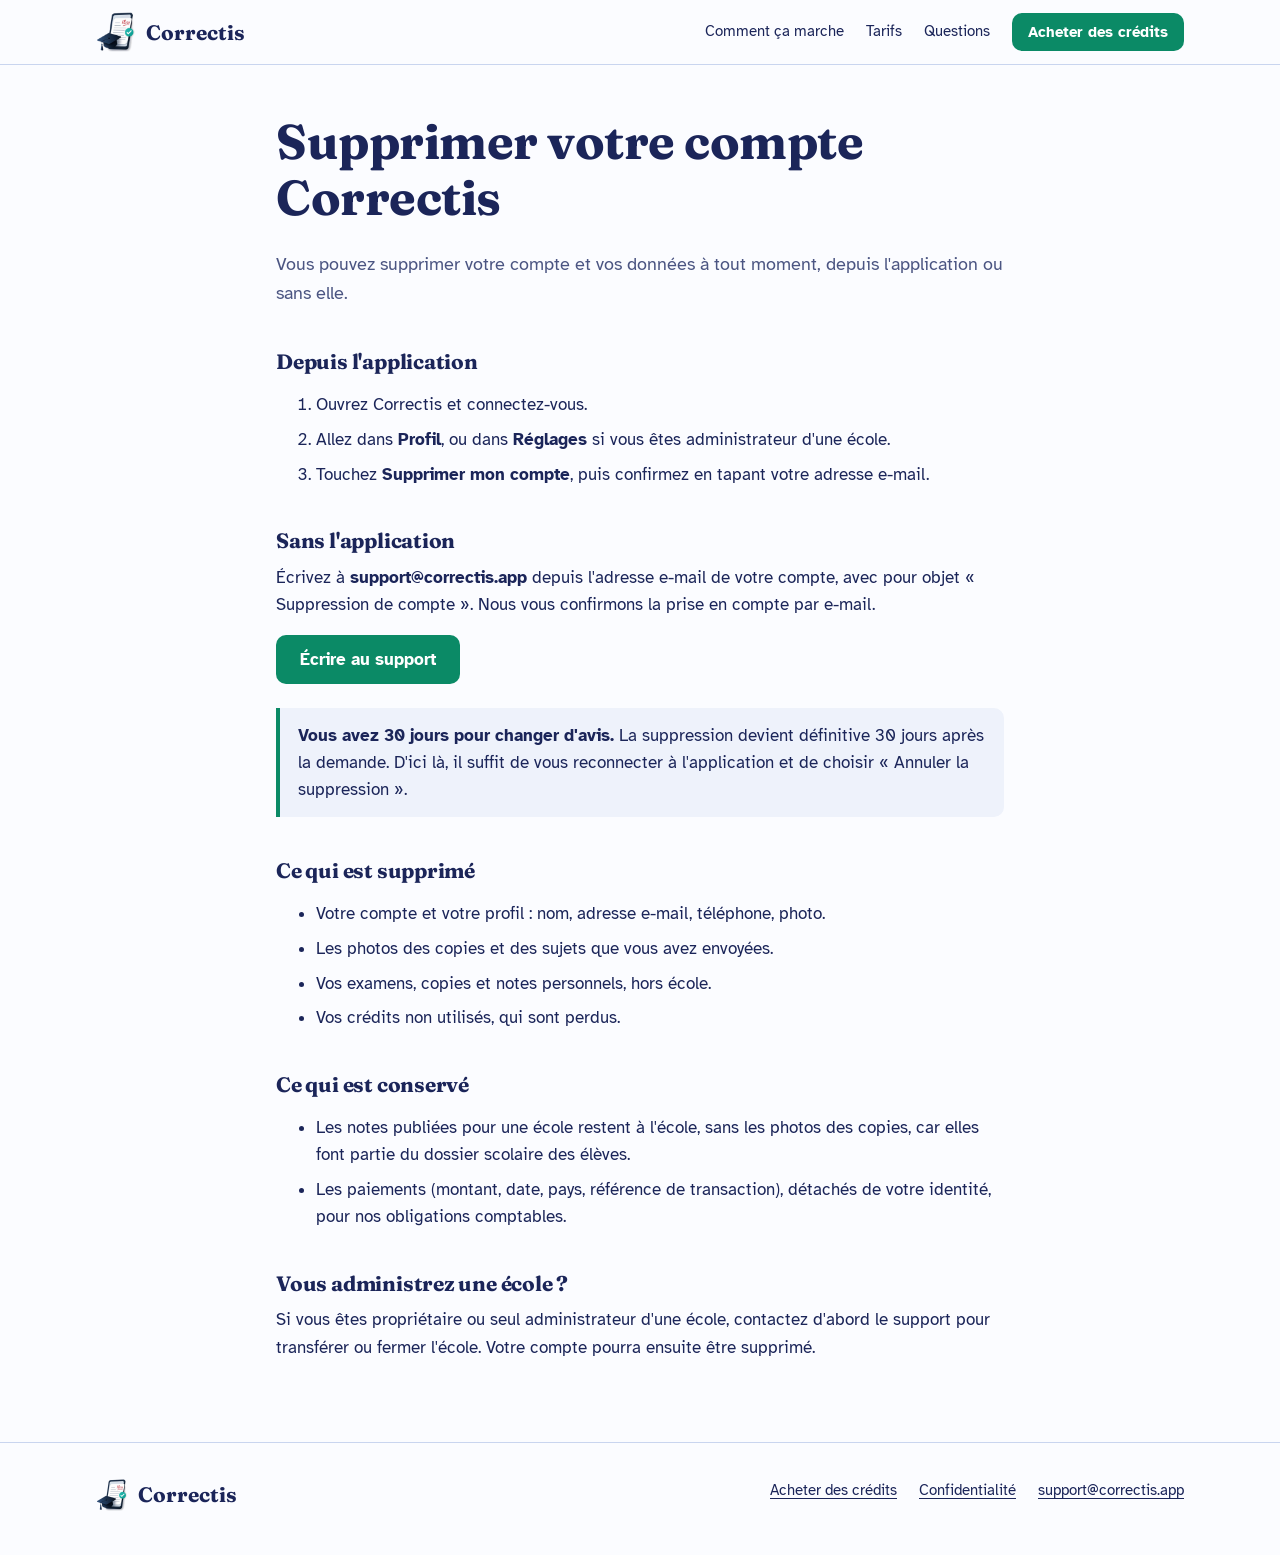
<file: infra/web/supprimer-compte.html>
<!doctype html>
<html lang="fr">
<head>
  <meta charset="utf-8">
  <meta name="viewport" content="width=device-width, initial-scale=1">
  <title>Supprimer votre compte | Correctis</title>
  <meta name="description" content="Comment demander la suppression de votre compte Correctis et de vos données.">
  <link rel="icon" href="assets/favicon-48.png" type="image/png" sizes="48x48">
  <link rel="apple-touch-icon" href="assets/apple-touch-icon.png">
  <script>document.documentElement.classList.add('js')</script>
  <link rel="stylesheet" href="assets/site.css">
  <link rel="stylesheet" href="assets/motion.css">
</head>
<body>
  <a class="skip" href="#contenu">Aller au contenu</a>
  <header class="site-head">
    <div class="wrap">
      <a class="logo" href="./"><img src="assets/logo-mark.png" alt="" width="40" height="40">Correctis</a>
      <button class="menu-btn" type="button" aria-expanded="false" aria-controls="nav">Menu</button>
      <nav class="nav" id="nav" aria-label="Navigation principale">
        <a href="./#etapes">Comment ça marche</a>
        <a href="./#tarifs">Tarifs</a>
        <a href="./#questions">Questions</a>
        <a class="btn btn-act btn-sm" href="credits/">Acheter des crédits</a>
      </nav>
    </div>
  </header>

  <main id="contenu" class="doc">
    <div class="wrap">
      <h1>Supprimer votre compte Correctis</h1>
      <p class="lead">Vous pouvez supprimer votre compte et vos données à tout moment, depuis l'application ou sans elle.</p>

      <h2>Depuis l'application</h2>
      <ol>
        <li>Ouvrez Correctis et connectez-vous.</li>
        <li>Allez dans <strong>Profil</strong>, ou dans <strong>Réglages</strong> si vous êtes administrateur d'une école.</li>
        <li>Touchez <strong>Supprimer mon compte</strong>, puis confirmez en tapant votre adresse e-mail.</li>
      </ol>

      <h2>Sans l'application</h2>
      <p>Écrivez à <strong>support@correctis.app</strong> depuis l'adresse e-mail de votre compte, avec pour objet « Suppression de compte ». Nous vous confirmons la prise en compte par e-mail.</p>
      <p><a class="btn btn-act" href="mailto:support@correctis.app?subject=Suppression%20de%20compte%20Correctis&amp;body=Bonjour%2C%0A%0AJe%20demande%20la%20suppression%20de%20mon%20compte%20Correctis%20associ%C3%A9%20%C3%A0%20cette%20adresse%20e-mail.%0A%0AMerci.">Écrire au support</a></p>

      <div class="note">
        <strong>Vous avez 30 jours pour changer d'avis.</strong> La suppression devient définitive 30 jours après la demande. D'ici là, il suffit de vous reconnecter à l'application et de choisir « Annuler la suppression ».
      </div>

      <h2>Ce qui est supprimé</h2>
      <ul>
        <li>Votre compte et votre profil : nom, adresse e-mail, téléphone, photo.</li>
        <li>Les photos des copies et des sujets que vous avez envoyées.</li>
        <li>Vos examens, copies et notes personnels, hors école.</li>
        <li>Vos crédits non utilisés, qui sont perdus.</li>
      </ul>

      <h2>Ce qui est conservé</h2>
      <ul>
        <li>Les notes publiées pour une école restent à l'école, sans les photos des copies, car elles font partie du dossier scolaire des élèves.</li>
        <li>Les paiements (montant, date, pays, référence de transaction), détachés de votre identité, pour nos obligations comptables.</li>
      </ul>

      <h2>Vous administrez une école ?</h2>
      <p>Si vous êtes propriétaire ou seul administrateur d'une école, contactez d'abord le support pour transférer ou fermer l'école. Votre compte pourra ensuite être supprimé.</p>
    </div>
  </main>

  <footer class="site-foot">
    <div class="wrap">
      <a class="logo" href="./"><img src="assets/logo-mark.png" alt="" width="32" height="32">Correctis</a>
      <nav aria-label="Liens du site">
        <a href="credits/">Acheter des crédits</a>
        <a href="confidentialite.html">Confidentialité</a>
        <a href="mailto:support@correctis.app">support@correctis.app</a>
      </nav>
    </div>
  </footer>
  <script src="assets/site.js"></script>
  <script src="assets/motion.js"></script>
</body>
</html>
</file>
<file: infra/web/assets/site.css>
/* =============================================================================
   Correctis — feuille de style commune du site
   Motif : la copie d'élève (papier Seyès, encre bleue, stylo rouge du prof).
   Polices auto-hébergées (licence SIL OFL) : Fraunces, Atkinson Hyperlegible,
   Caveat (uniquement pour l'écriture manuscrite des illustrations).
   ========================================================================== */

@font-face { font-family: "Fraunces"; font-weight: 600; font-style: normal; font-display: swap; src: url("fonts/fraunces-latin-600-normal.woff2") format("woff2"); }
@font-face { font-family: "Fraunces"; font-weight: 700; font-style: normal; font-display: swap; src: url("fonts/fraunces-latin-700-normal.woff2") format("woff2"); }
@font-face { font-family: "Atkinson Hyperlegible"; font-weight: 400; font-style: normal; font-display: swap; src: url("fonts/atkinson-hyperlegible-latin-400-normal.woff2") format("woff2"); }
@font-face { font-family: "Atkinson Hyperlegible"; font-weight: 400; font-style: italic; font-display: swap; src: url("fonts/atkinson-hyperlegible-latin-400-italic.woff2") format("woff2"); }
@font-face { font-family: "Atkinson Hyperlegible"; font-weight: 700; font-style: normal; font-display: swap; src: url("fonts/atkinson-hyperlegible-latin-700-normal.woff2") format("woff2"); }
@font-face { font-family: "Caveat"; font-weight: 600; font-style: normal; font-display: swap; src: url("fonts/caveat-latin-600-normal.woff2") format("woff2"); }

:root {
  /* Couleurs */
  --paper: #fbfcff;          /* fond : papier blanc légèrement froid */
  --paper-shade: #eef2fb;    /* bandes, zones secondaires */
  --rule: #c9d5ef;           /* lignes Seyès, bordures */
  --ink: #1b2559;            /* texte : encre bleu nuit */
  --ink-soft: #4b5582;       /* texte secondaire */
  --pen: #d3263a;            /* stylo rouge du correcteur (illustrations, rares accents) */
  --act: #0b8a66;            /* actions : vert Correctis */
  --act-hover: #08704f;
  --act-text: #ffffff;
  --card: #ffffff;
  --focus: #2f6fed;

  /* Typographie */
  --f-display: "Fraunces", Georgia, "Times New Roman", serif;
  --f-body: "Atkinson Hyperlegible", -apple-system, "Segoe UI", Roboto, Arial, sans-serif;
  --f-hand: "Caveat", "Segoe Print", "Comic Sans MS", cursive;

  /* Échelle (≈ 1,25) */
  --t-xs: .82rem;
  --t-sm: .92rem;
  --t-md: 1.0625rem;
  --t-lg: 1.3rem;
  --t-xl: 1.75rem;
  --t-2xl: clamp(2rem, 4.2vw, 3.05rem);

  --wrap: 1120px;
  --gutter: 16px;
}

* { box-sizing: border-box; }
html { -webkit-text-size-adjust: 100%; scroll-behavior: smooth; }
body {
  margin: 0;
  background: var(--paper);
  color: var(--ink);
  font: 400 var(--t-md)/1.6 var(--f-body);
}
img, svg { max-width: 100%; }
a { color: var(--act); text-underline-offset: 3px; }
a:hover { color: var(--act-hover); }
:focus-visible { outline: 3px solid var(--focus); outline-offset: 2px; border-radius: 4px; }
[hidden] { display: none !important; }
.wrap { max-width: var(--wrap); margin: 0 auto; padding: 0 var(--gutter); }
.skip { position: absolute; left: -9999px; }
.skip:focus { left: 12px; top: 12px; background: var(--card); padding: 8px 12px; z-index: 10; }

h1, h2, h3 { font-family: var(--f-display); font-weight: 700; line-height: 1.15; letter-spacing: -0.01em; margin: 0 0 .5em; }
h1 { font-size: var(--t-2xl); }
h2 { font-size: var(--t-xl); }
h3 { font-size: var(--t-lg); font-weight: 600; }
p { margin: 0 0 1em; max-width: 68ch; }
.lead { font-size: 1.15rem; color: var(--ink-soft); }
.muted { color: var(--ink-soft); }

/* ── En-tête ───────────────────────────────────────────────────────────── */
.site-head { border-bottom: 1px solid var(--rule); background: var(--paper); position: sticky; top: 0; z-index: 5; }
.site-head .wrap { display: flex; align-items: center; gap: 20px; min-height: 64px; }
.logo { display: inline-flex; align-items: center; gap: 10px; color: var(--ink); text-decoration: none; font: 700 1.3rem var(--f-display); }
.logo svg, .logo img { flex: none; }
.logo img { width: 40px; height: 40px; }
.site-foot .logo img { width: 32px; height: 32px; }
.logo:hover { color: var(--ink); }
.nav { margin-left: auto; display: flex; align-items: center; gap: 22px; }
.nav a { color: var(--ink); text-decoration: none; font-size: var(--t-sm); }
.nav a:hover { color: var(--act); }
.nav a[aria-current="page"] { color: var(--act); font-weight: 700; }
.nav a.btn-act, .nav a.btn-act:hover { color: var(--act-text); }
.menu-btn { display: none; margin-left: auto; background: none; border: 1px solid var(--rule); border-radius: 8px; padding: 7px 12px; font: inherit; color: var(--ink); }

/* ── Boutons ───────────────────────────────────────────────────────────── */
.btn {
  display: inline-flex; align-items: center; justify-content: center; gap: 8px;
  font: 700 var(--t-md) var(--f-body); text-decoration: none; cursor: pointer;
  padding: 12px 22px; border-radius: 10px; border: 2px solid transparent;
}
.btn-act { background: var(--act); color: var(--act-text); }
.btn-act:hover { background: var(--act-hover); color: var(--act-text); }
.btn-line { background: transparent; color: var(--ink); border-color: var(--ink); }
.btn-line:hover { background: var(--ink); color: var(--paper); }
.btn-sm { padding: 8px 14px; font-size: var(--t-sm); }

/* ── Sections ──────────────────────────────────────────────────────────── */
section { padding: 72px 0; }
.band { background: var(--paper-shade); border-top: 1px solid var(--rule); border-bottom: 1px solid var(--rule); }
.section-intro { max-width: 640px; margin-bottom: 36px; }

/* ── Pied de page ──────────────────────────────────────────────────────── */
.site-foot { border-top: 1px solid var(--rule); padding: 36px 0 44px; font-size: var(--t-sm); color: var(--ink-soft); }
.site-foot .wrap { display: flex; flex-wrap: wrap; gap: 18px 32px; align-items: flex-start; justify-content: space-between; }
.site-foot nav { display: flex; flex-wrap: wrap; gap: 10px 22px; }
.site-foot a { color: var(--ink); }

/* ── Pages de texte (confidentialité, suppression) ─────────────────────── */
.doc { padding: 48px 0 64px; }
.doc .wrap { max-width: 760px; }
.doc h2 { font-size: var(--t-lg); margin-top: 2em; }
.doc li { margin-bottom: .45em; }
.doc .updated { color: var(--ink-soft); font-size: var(--t-sm); }
.note {
  border-left: 4px solid var(--act); background: var(--paper-shade);
  padding: 14px 18px; border-radius: 0 10px 10px 0; margin: 1.4em 0;
}

/* ── Responsive ────────────────────────────────────────────────────────── */
@media (max-width: 760px) {
  section { padding: 52px 0; }
  .menu-btn { display: inline-block; }
  .nav {
    display: none; position: absolute; top: 64px; left: 0; right: 0;
    flex-direction: column; align-items: stretch; gap: 0;
    background: var(--paper); border-bottom: 1px solid var(--rule); padding: 8px var(--gutter) 16px;
  }
  .nav.open { display: flex; }
  .nav a { padding: 12px 0; border-bottom: 1px solid var(--paper-shade); font-size: var(--t-md); }
  .nav .btn { margin-top: 12px; }
}

@media (prefers-reduced-motion: reduce) {
  html { scroll-behavior: auto; }
  *, *::before, *::after { animation: none !important; transition: none !important; }
}
</file>
<file: infra/web/assets/motion.css>
/* =============================================================================
   Correctis — système de mouvement
   Une seule signature : le stylo du correcteur. Les éléments « s'écrivent »
   (révélation de gauche à droite, traits qui se tracent) plutôt que de voler.
   Jetons :
     --m-fast  160 ms  retour immédiat (survol, appui, bascule)
     --m-base  320 ms  changement d'état ou de vue
     --m-slow  520 ms  entrée d'une section
     --m-ease-out     entrées       --m-ease-io  transitions
     --m-rise  16 px  amplitude maximale d'un déplacement
   Tout est désactivé avec « réduire les animations » (prefers-reduced-motion),
   et rien n'est masqué si le JavaScript ne se charge pas (classe .js).
   ========================================================================== */

:root {
  --m-fast: 160ms;
  --m-base: 320ms;
  --m-slow: 520ms;
  --m-ease-out: cubic-bezier(.2, .8, .2, 1);
  --m-ease-io: cubic-bezier(.65, 0, .35, 1);
  --m-rise: 16px;
}

/* ── Transitions entre pages (navigateurs compatibles) ─────────────────── */
@view-transition { navigation: auto; }
.site-head .logo { view-transition-name: logo; }
::view-transition-old(root) { animation: vt-out var(--m-fast) var(--m-ease-io) both; }
::view-transition-new(root) { animation: vt-in var(--m-base) var(--m-ease-out) both; }
@keyframes vt-out { to { opacity: 0; transform: translateY(-6px); } }
@keyframes vt-in { from { opacity: 0; transform: translateY(10px); } }

/* ── Boutons : retour au survol et à l'appui ───────────────────────────── */
.btn { transition: transform var(--m-fast) var(--m-ease-out), box-shadow var(--m-fast) var(--m-ease-out), background-color var(--m-fast), color var(--m-fast); }
.btn:hover { transform: translateY(-2px); }
.btn-act:hover { box-shadow: 0 8px 18px -8px rgba(11, 138, 102, .7); }
.btn:active { transform: translateY(0) scale(.98); box-shadow: none; transition-duration: 80ms; }

/* ── En-tête : se resserre au défilement + trait d'encre de progression ── */
.site-head { transition: box-shadow var(--m-base) var(--m-ease-out); }
.site-head .wrap { transition: min-height var(--m-base) var(--m-ease-out); }
.site-head.scrolled { box-shadow: 0 6px 20px -14px rgba(27, 37, 89, .45); }
.site-head.scrolled .wrap { min-height: 56px; }
.site-head .progress {
  position: absolute; left: 0; bottom: -1px; height: 2px; width: 100%;
  background: var(--pen); transform-origin: left; transform: scaleX(var(--progress, 0));
  pointer-events: none;
}

/* Lien de navigation : soulignement au stylo, qui suit la section affichée */
@media (min-width: 761px) {
  .nav a:not(.btn) { position: relative; padding: 4px 0; }
  .nav a:not(.btn)::after {
    content: ""; position: absolute; left: 0; right: 0; bottom: -2px; height: 2px; border-radius: 2px;
    background: var(--pen); transform: scaleX(0); transform-origin: left;
    transition: transform var(--m-base) var(--m-ease-out);
  }
  .nav a:not(.btn):hover::after, .nav a.is-active::after { transform: scaleX(1); }
  .nav a.is-active { color: var(--ink); }
}

/* Menu mobile : ouverture */
@media (max-width: 760px) {
  .nav.open { animation: menu-in var(--m-base) var(--m-ease-out) both; }
  @keyframes menu-in { from { opacity: 0; transform: translateY(-8px); } }
}

/* ── Révélations au défilement : le contenu « s'écrit » ────────────────── */
.js [data-reveal] {
  opacity: 0; transform: translateY(var(--m-rise));
  transition: opacity var(--m-slow) var(--m-ease-out), transform var(--m-slow) var(--m-ease-out);
  transition-delay: calc(var(--i, 0) * 70ms);
}
.js [data-reveal].is-in { opacity: 1; transform: none; }
/* Titres : dévoilés de gauche à droite, comme une ligne qu'on écrit */
.js h2[data-reveal] {
  opacity: 1; transform: none; clip-path: inset(-10% 100% -10% 0);
  transition: clip-path .7s var(--m-ease-io);
}
.js h2[data-reveal].is-in { clip-path: inset(-10% -2% -10% 0); }

/* Trait de stylo sous un titre (appel final) */
.pen-line { display: block; width: min(320px, 70%); height: 14px; margin: -2px auto 18px; overflow: visible; }
.pen-line path { fill: none; stroke: var(--pen); stroke-width: 3; stroke-linecap: round; }
.js .pen-line path { stroke-dasharray: 1; stroke-dashoffset: 1; transition: stroke-dashoffset .8s var(--m-ease-io) .35s; }
.js .is-in .pen-line path, .js .pen-line.is-in path { stroke-dashoffset: 0; }

@media (prefers-reduced-motion: reduce) {
  .js [data-reveal], .js h2[data-reveal] { opacity: 1 !important; transform: none !important; clip-path: none !important; }
  .js .pen-line path { stroke-dashoffset: 0 !important; }
  .site-head .progress { display: none; }
  @view-transition { navigation: none; }
}
</file>
<file: infra/web/assets/home.css>
/* Page d'accueil — en plus de site.css */

/* ── Héros ─────────────────────────────────────────────────────────────── */
.hero { padding: 56px 0 72px; }
.hero .wrap { display: grid; grid-template-columns: minmax(0, 1fr) minmax(0, 1.02fr); gap: 56px; align-items: center; }
.hero h1 { max-width: 15ch; }
.hero .lead { max-width: 46ch; }
.hero-actions { display: flex; flex-wrap: wrap; gap: 12px; margin: 26px 0 18px; }
.hero-facts { list-style: none; padding: 0; margin: 0; display: flex; flex-wrap: wrap; gap: 8px 22px; color: var(--ink-soft); font-size: var(--t-sm); }
.hero-facts li::before { content: "✓"; color: var(--act); font-weight: 700; margin-right: 6px; }

/* La copie d'élève (papier Seyès) */
.copy-fig { margin: 0; }
.copy {
  --line: 32px;
  position: relative;
  max-width: 520px;
  margin-left: auto;
  padding: 24px 28px 24px 84px;
  background-color: #fff;
  background-image:
    linear-gradient(90deg, transparent 63px, #e58a95 63px, #e58a95 65px, transparent 65px),
    repeating-linear-gradient(90deg, transparent 0 31px, rgba(160, 178, 224, .35) 31px 32px),
    repeating-linear-gradient(180deg, transparent 0 31px, #a9badf 31px 32px),
    repeating-linear-gradient(180deg, transparent 0 7px, #dde4f4 7px 8px);
  border: 1px solid var(--rule);
  border-radius: 4px;
  box-shadow: 0 1px 0 #fff inset, 14px 18px 0 -2px var(--paper-shade), 14px 18px 0 -1px var(--rule);
  transform: rotate(-1.2deg);
  font-family: var(--f-hand);
  font-weight: 600;
  color: #24429a;
  line-height: var(--line);
  font-size: 1.45rem;
  overflow: hidden;
}
.copy p { margin: 0; max-width: none; }
.copy .head { display: flex; justify-content: space-between; gap: 12px; margin-bottom: var(--line); }
.copy .qa { position: relative; margin-bottom: var(--line); }
.copy .q { color: #24429a; }
.copy .a { padding-left: 18px; }
.copy .pen { color: var(--pen); }
.copy .pts { position: absolute; left: -70px; top: var(--line); width: 56px; text-align: center; color: var(--pen); font-size: 1.25rem; }
.copy .remark { position: absolute; right: 36px; color: var(--pen); transform: rotate(-3deg); font-size: 1.3rem; }
.copy .comment { color: var(--pen); transform: rotate(-1.5deg); transform-origin: left; }
.copy .grade { position: absolute; top: 12px; right: 14px; width: 150px; height: 80px; display: grid; place-items: center; color: var(--pen); font-size: 2rem; white-space: nowrap; }
.copy svg { position: absolute; pointer-events: none; overflow: visible; }
.copy .grade svg { inset: -6px -10px; width: calc(100% + 20px); height: calc(100% + 12px); }
.copy .tick { position: relative; display: inline-block; width: 30px; height: 22px; margin-left: 8px; }
.copy .tick svg { inset: 0; width: 100%; height: 100%; }
.copy .under { position: relative; white-space: nowrap; }
.copy .under svg { left: -2px; right: -2px; bottom: 2px; width: calc(100% + 4px); height: 10px; }
.copy svg path { fill: none; stroke: var(--pen); stroke-width: 3; stroke-linecap: round; stroke-linejoin: round; }
.copy-fig figcaption { margin-top: 18px; text-align: right; font-size: var(--t-sm); color: var(--ink-soft); max-width: 520px; margin-left: auto; }

/* ── Chorégraphie du héros (un seul passage, au chargement) ──────────────
   0,00 s  titre, puis texte (+100 ms), boutons (+200 ms), repères (+300 ms)
   0,20 s  la copie se pose sur le bureau
   0,75 s  le scanner la parcourt de haut en bas (lecture par Correctis)
   1,55 s  le stylo rouge corrige : coches, points, remarque, commentaire
   3,20 s  la note est entourée                                            */
.copy-fig { perspective: 1400px; }
.copy-tilt { transform: rotateX(var(--rx, 0deg)) rotateY(var(--ry, 0deg)); transition: transform .6s var(--m-ease-out); transform-style: preserve-3d; }
.copy .scan {
  position: absolute; left: 0; right: 0; top: 0; height: 64px; pointer-events: none; opacity: 0;
  background: linear-gradient(180deg, rgba(11, 138, 102, 0) 0%, rgba(11, 138, 102, .12) 70%, rgba(11, 138, 102, .55) 98%, rgba(11, 138, 102, 0) 100%);
}

@media (prefers-reduced-motion: no-preference) {
  .hero h1, .hero .lead, .hero-actions, .hero-facts { animation: rise var(--m-slow) var(--m-ease-out) both; }
  .hero .lead { animation-delay: .1s; }
  .hero-actions { animation-delay: .2s; }
  .hero-facts { animation-delay: .3s; }
  .copy { animation: settle .9s var(--m-ease-out) .2s both; }
  .copy-fig figcaption { animation: rise var(--m-slow) var(--m-ease-out) 3.3s both; }
  .copy .scan { animation: scan .85s var(--m-ease-io) .75s both; }

  .copy .draw { stroke-dasharray: 1; stroke-dashoffset: 1; animation: draw .5s var(--m-ease-out) forwards; }
  .copy .write { clip-path: inset(-20% 100% -20% 0); animation: write .45s var(--m-ease-io) forwards; }
  .copy .d1 { animation-delay: 1.55s; } .copy .d2 { animation-delay: 1.8s; }
  .copy .d3 { animation-delay: 2.0s; }  .copy .d4 { animation-delay: 2.25s; }
  .copy .d5 { animation-delay: 2.5s; }  .copy .d6 { animation-delay: 2.7s; }
  .copy .d7 { animation-delay: 2.8s; }  .copy .d8 { animation-delay: 3.2s; }
  .copy .grade.write { animation-duration: .6s; }
}
@keyframes rise { from { opacity: 0; transform: translateY(var(--m-rise)); } }
@keyframes settle {
  from { opacity: 0; transform: translateY(28px) rotate(2.5deg); }
  to { opacity: 1; transform: rotate(-1.2deg); }
}
@keyframes scan {
  0% { opacity: 0; transform: translateY(-64px); }
  12% { opacity: 1; }
  88% { opacity: 1; }
  100% { opacity: 0; transform: translateY(var(--scan-end, 520px)); }
}
@keyframes draw { to { stroke-dashoffset: 0; } }
@keyframes write { to { clip-path: inset(-20% -10% -20% 0); } }

/* ── Étapes ────────────────────────────────────────────────────────────── */
.steps { list-style: none; padding: 0; margin: 0; display: grid; grid-template-columns: repeat(4, minmax(0, 1fr)); gap: 28px; counter-reset: step; }
.steps li { counter-increment: step; position: relative; border-top: 2px solid var(--rule); padding-top: 16px; }
.steps li::before { content: counter(step); display: block; font: 700 2.4rem/1 var(--f-display); color: var(--ink); margin-bottom: 12px; }
/* Progression : le trait d'encre se trace et chaque étape reçoit sa coche */
.steps li::after {
  content: ""; position: absolute; left: 0; right: 0; top: -2px; height: 2px; background: var(--ink);
  transform-origin: left; transform: scaleX(1);
}
.steps .step-tick { position: absolute; top: 14px; left: 40px; width: 30px; height: 24px; overflow: visible; }
.steps .step-tick path { fill: none; stroke: var(--pen); stroke-width: 3.5; stroke-linecap: round; stroke-linejoin: round; }
.js .steps li::after { transform: scaleX(0); transition: transform .6s var(--m-ease-io); }
.js .steps li::before { opacity: .35; transition: opacity var(--m-base) var(--m-ease-out); }
.js .steps .step-tick path { stroke-dasharray: 1; stroke-dashoffset: 1; transition: stroke-dashoffset .4s var(--m-ease-out); }
.js .steps li.reached::after { transform: scaleX(1); }
.js .steps li.reached::before { opacity: 1; }
.js .steps li.reached .step-tick path { stroke-dashoffset: 0; transition-delay: .45s; }
@media (min-width: 961px) {
  .js .steps li.reached::after, .js .steps li.reached::before { transition-delay: calc(var(--i, 0) * 450ms); }
  .js .steps li.reached .step-tick path { transition-delay: calc(var(--i, 0) * 450ms + .45s); }
}
.steps h3 { font-size: 1.12rem; margin-bottom: .4em; }
.steps p { color: var(--ink-soft); font-size: var(--t-sm); margin: 0; }

/* ── Vous gardez la main ───────────────────────────────────────────────── */
.split { display: grid; grid-template-columns: minmax(0, .9fr) minmax(0, 1.1fr); gap: 56px; align-items: start; }
.points { margin: 0; padding: 0; list-style: none; }
.points li { padding: 16px 0; border-bottom: 1px solid var(--rule); }
.points li:first-child { padding-top: 0; }
.points strong { display: block; font-size: 1.05rem; margin-bottom: 2px; }
.points span { color: var(--ink-soft); }

/* ── Tarifs ────────────────────────────────────────────────────────────── */
.currency { position: relative; display: inline-flex; border: 2px solid var(--ink); border-radius: 10px; overflow: hidden; margin-bottom: 8px; }
.currency button { position: relative; z-index: 1; font: 700 var(--t-sm) var(--f-body); border: 0; background: transparent; color: var(--ink); padding: 9px 16px; cursor: pointer; transition: color var(--m-base) var(--m-ease-out); }
.currency button[aria-pressed="true"] { color: var(--paper); }
.currency .pill { position: absolute; top: 0; bottom: 0; left: 0; width: 0; background: var(--ink); border-radius: 6px; transition: transform var(--m-base) var(--m-ease-io), width var(--m-base) var(--m-ease-io); }
.no-pill .currency button[aria-pressed="true"] { background: var(--ink); }
.prices tbody { transition: opacity var(--m-fast); }
.prices tbody.swap { opacity: .25; }
.currency-note { font-size: var(--t-sm); color: var(--ink-soft); margin-bottom: 28px; }
.price-grid { display: grid; grid-template-columns: repeat(2, minmax(0, 1fr)); gap: 28px; }
.price-block { background: var(--card); border: 1px solid var(--rule); border-radius: 14px; padding: 22px 22px 10px; }
.price-block h3 { margin-bottom: .2em; }
.price-block > p { color: var(--ink-soft); font-size: var(--t-sm); }
table.prices { width: 100%; border-collapse: collapse; font-size: var(--t-sm); }
.prices th { text-align: left; font-weight: 700; color: var(--ink-soft); padding: 8px 6px; border-bottom: 2px solid var(--rule); }
.prices td { padding: 11px 6px; border-bottom: 1px solid var(--paper-shade); vertical-align: top; }
.prices tr:last-child td { border-bottom: 0; }
.prices .num { text-align: right; white-space: nowrap; }
.prices td.num { font-family: var(--f-display); font-variant-numeric: tabular-nums lining-nums; }
.prices td.num strong { font-size: 1.05rem; }
.prices td.num .hint { font-family: var(--f-display); }
.prices .hint { display: block; color: var(--ink-soft); font-size: var(--t-xs); }
.prices .pop { display: inline-block; margin-left: 6px; font-size: var(--t-xs); color: var(--act); font-weight: 700; }
.rules { display: grid; grid-template-columns: repeat(3, minmax(0, 1fr)); gap: 24px; margin: 34px 0 30px; }
.rules p { font-size: var(--t-sm); margin: 0; }
.rules strong { display: block; font-size: var(--t-md); margin-bottom: 4px; }
.pages-scale { font-size: var(--t-sm); color: var(--ink-soft); }

/* ── Écoles ────────────────────────────────────────────────────────────── */
.school-list { display: grid; grid-template-columns: repeat(2, minmax(0, 1fr)); gap: 22px 40px; margin: 0; padding: 0; list-style: none; }
.school-list strong { display: block; margin-bottom: 2px; }
.school-list span { color: var(--ink-soft); }

/* ── Questions ─────────────────────────────────────────────────────────── */
.faq { max-width: 760px; }
.faq details { border-bottom: 1px solid var(--rule); }
.faq summary { cursor: pointer; list-style: none; padding: 18px 36px 18px 0; position: relative; font-weight: 700; font-size: 1.05rem; }
.faq summary::-webkit-details-marker { display: none; }
.faq summary::after { content: "+"; position: absolute; right: 4px; top: 12px; font: 400 1.6rem var(--f-display); color: var(--ink-soft); transition: transform var(--m-base) var(--m-ease-out), color var(--m-fast); }
.faq details[open] summary::after { transform: rotate(45deg); color: var(--pen); }
.faq summary { transition: color var(--m-fast); }
.faq summary:hover { color: var(--act); }
.faq details { overflow: hidden; }
.faq details p { color: var(--ink-soft); padding-bottom: 6px; }

/* ── Appel final ───────────────────────────────────────────────────────── */
.final { text-align: center; }
.final h2 { max-width: 22ch; margin: 0 auto .4em; }
.final p { margin: 0 auto 24px; }
.final .hero-actions { justify-content: center; margin-bottom: 0; }

@media (max-width: 960px) {
  .hero .wrap, .split { grid-template-columns: 1fr; gap: 40px; }
  .copy { margin: 0 auto; }
  .copy-fig figcaption { margin: 18px auto 0; text-align: center; }
  .steps { grid-template-columns: repeat(2, minmax(0, 1fr)); }
  .price-grid { grid-template-columns: 1fr; }
}
@media (max-width: 560px) {
  .hero { padding-top: 32px; }
  .copy { padding: 18px 16px 18px 66px; font-size: 1.2rem; --line: 28px;
    background-image:
      linear-gradient(90deg, transparent 49px, #e58a95 49px, #e58a95 51px, transparent 51px),
      repeating-linear-gradient(90deg, transparent 0 27px, rgba(160, 178, 224, .35) 27px 28px),
      repeating-linear-gradient(180deg, transparent 0 27px, #a9badf 27px 28px),
      repeating-linear-gradient(180deg, transparent 0 6px, #dde4f4 6px 7px); }
  .copy .pts { left: -60px; width: 46px; }
  .copy .grade { width: 116px; height: 64px; font-size: 1.6rem; right: 6px; }
  .copy .remark { right: 10px; }
  .steps, .rules, .school-list { grid-template-columns: 1fr; }
  .price-block { padding: 18px 14px 6px; }
}
.faq details.closing summary::after { transform: none; color: var(--ink-soft); }
</file>
<file: infra/web/credits/styles.css>
/* Page « Acheter des crédits » — en plus de ../assets/site.css
   (mêmes couleurs, polices, en-tête et pied de page que le reste du site). */

.shop { max-width: 680px; margin: 0 auto; padding: 32px var(--gutter) 48px; }
.shop section.view { padding: 0; }
.shop h1 { font-size: clamp(1.8rem, 4vw, 2.3rem); margin: 8px 0 8px; }
.small { font-size: var(--t-sm); }
.center { text-align: center; margin-left: auto; margin-right: auto; }
.error { color: var(--pen); font-size: var(--t-sm); margin: 10px 0 0; font-weight: 700; }

/* Compte connecté (dans l'en-tête) */
.account { margin-left: auto; display: flex; flex-direction: column; align-items: flex-end; font-size: var(--t-xs); color: var(--ink-soft); min-width: 0; }
.account span { max-width: 52vw; overflow: hidden; text-overflow: ellipsis; white-space: nowrap; }

/* Cartes et étapes */
.card { background: var(--card); border: 1px solid var(--rule); border-radius: 14px; padding: 20px; margin: 18px 0; }
.notice { border-left: 4px solid var(--pen); }
.step-title { font: 600 1.15rem var(--f-display); margin-bottom: 14px; display: flex; align-items: center; gap: 12px; }
.num {
  display: inline-grid; place-items: center; width: 30px; height: 30px; flex: none;
  border: 2px solid var(--ink); border-radius: 50%;
  font: 700 .95rem var(--f-display); color: var(--ink);
}
.country-line { margin: 0 0 4px; }

/* Formulaires */
label { display: block; font-size: var(--t-sm); font-weight: 700; margin: 14px 0 6px; }
input, select {
  width: 100%; font: inherit; color: var(--ink); background: var(--paper);
  border: 1.5px solid var(--rule); border-radius: 10px; padding: 12px 13px;
}
input:focus, select:focus { outline: 3px solid var(--focus); outline-offset: 1px; border-color: transparent; }

/* Boutons de la page (indépendants des .btn-act du site) */
.shop .btn { display: flex; width: 100%; margin-top: 16px; border-radius: 10px; }
.btn.primary { background: var(--act); color: var(--act-text); }
.btn.primary:hover:not(:disabled) { background: var(--act-hover); }
.btn.outline { background: transparent; color: var(--ink); border-color: var(--ink); }
.btn.outline:hover { background: var(--ink); color: var(--paper); }
.btn.big { padding: 15px 18px; font-size: 1.1rem; }
.btn:disabled { opacity: .45; cursor: not-allowed; }
.link {
  background: none; border: 0; padding: 0; font: inherit; color: var(--act);
  cursor: pointer; text-decoration: underline; text-underline-offset: 3px;
}
.link.small { font-size: var(--t-sm); margin-top: 12px; }

.or { display: flex; align-items: center; gap: 12px; color: var(--ink-soft); font-size: var(--t-sm); margin: 8px 0; }
.or::before, .or::after { content: ""; flex: 1; height: 1px; background: var(--rule); }

/* Pour moi / pour mon école */
.segmented { display: flex; border: 2px solid var(--ink); border-radius: 10px; overflow: hidden; margin-bottom: 14px; }
.segmented button {
  flex: 1; font: 700 var(--t-sm) var(--f-body); border: 0; background: transparent;
  color: var(--ink); padding: 10px; cursor: pointer;
}
.segmented button[aria-selected="true"] { background: var(--ink); color: var(--paper); }

/* Packs */
.packs { display: grid; grid-template-columns: repeat(auto-fill, minmax(170px, 1fr)); gap: 12px; margin-top: 6px; }
.pack {
  position: relative; text-align: left; font: inherit; color: var(--ink); cursor: pointer;
  background: var(--paper); border: 2px solid var(--rule); border-radius: 12px; padding: 14px;
}
.pack:hover { border-color: var(--ink-soft); }
.pack[aria-checked="true"] { border-color: var(--act); background: #e9f7f2; }
.pack .name { font: 600 1.05rem var(--f-display); }
.pack .credits { font-size: var(--t-sm); color: var(--ink-soft); }
.pack .price { font: 700 1.3rem var(--f-display); margin-top: 8px; font-variant-numeric: lining-nums; }
.pack .per { font-size: var(--t-xs); color: var(--ink-soft); }
.pack .hint { font-size: var(--t-xs); color: var(--ink-soft); margin-top: 4px; }
.pack .tag {
  position: absolute; top: -10px; right: 10px; background: var(--act); color: var(--act-text);
  font-size: var(--t-xs); font-weight: 700; padding: 2px 9px; border-radius: 999px;
}

/* Moyens de paiement */
.methods { display: grid; grid-template-columns: repeat(auto-fill, minmax(150px, 1fr)); gap: 10px; }
.method {
  font: 700 var(--t-sm) var(--f-body); color: var(--ink); cursor: pointer; text-align: left;
  background: var(--paper); border: 2px solid var(--rule); border-radius: 10px; padding: 12px 13px;
}
.method:hover { border-color: var(--ink-soft); }
.method[aria-checked="true"] { border-color: var(--act); background: #e9f7f2; }

.phone { display: flex; align-items: stretch; }
.phone span {
  display: grid; place-items: center; padding: 0 13px; font-weight: 700;
  background: var(--paper-shade); border: 1.5px solid var(--rule); border-right: 0;
  border-radius: 10px 0 0 10px;
}
.phone input { border-radius: 0 10px 10px 0; }

/* Résultat du paiement */
.result { text-align: center; padding: 32px 20px; }
.result h1 { margin-top: 16px; }
.result p { margin-left: auto; margin-right: auto; }
.result-icon { width: 64px; height: 64px; margin: 0 auto; border-radius: 50%; display: grid; place-items: center; font: 700 32px var(--f-display); }
.result-icon.pending { border: 4px solid var(--rule); border-top-color: var(--act); animation: spin 1s linear infinite; }
.result-icon.ok { background: #e9f7f2; color: var(--act); }
.result-icon.ok::after { content: "✓"; }
.result-icon.ko { background: #fbe9eb; color: var(--pen); }
.result-icon.ko::after { content: "!"; }
.actions .btn { max-width: 360px; margin-left: auto; margin-right: auto; }

.spinner { width: 40px; height: 40px; margin: 90px auto; border: 4px solid var(--rule); border-top-color: var(--act); border-radius: 50%; animation: spin 1s linear infinite; }
@keyframes spin { to { transform: rotate(360deg); } }

/* ── Mouvement (jetons dans ../assets/motion.css) ─────────────────────── */
@media (prefers-reduced-motion: no-preference) {
  /* Chaque vue et chaque étape débloquée entre en scène */
  .shop .view:not([hidden]), .shop .step:not([hidden]), .shop .notice:not([hidden]) {
    animation: shop-rise var(--m-slow) var(--m-ease-out) both;
  }
  #step-pay:not([hidden]) { animation-delay: 60ms; }
  /* Choix d'un pack ou d'un moyen de paiement : retour immédiat */
  .pack, .method { transition: border-color var(--m-fast), background-color var(--m-fast), transform var(--m-fast) var(--m-ease-out); }
  .pack:hover, .method:hover { transform: translateY(-2px); }
  .pack:active, .method:active { transform: scale(.98); }
  .pack[aria-checked="true"] { animation: pick var(--m-base) var(--m-ease-out); }
  .pack .price { transition: color var(--m-fast); }
  /* Message d'erreur : apparaît sans déplacer le formulaire */
  .error:not([hidden]) { animation: shop-fade var(--m-base) var(--m-ease-out) both; }
  /* Résultat du paiement */
  .result-icon.ok, .result-icon.ko { animation: stamp .5s cubic-bezier(.3, 1.6, .5, 1) both; }
  .result h1, .result p, .result .actions { animation: shop-rise var(--m-slow) var(--m-ease-out) .15s both; }
}
@keyframes shop-rise { from { opacity: 0; transform: translateY(12px); } }
@keyframes shop-fade { from { opacity: 0; } }
@keyframes pick { 40% { transform: scale(1.025); } }
@keyframes stamp { from { opacity: 0; transform: scale(.4) rotate(-12deg); } }
</file>
